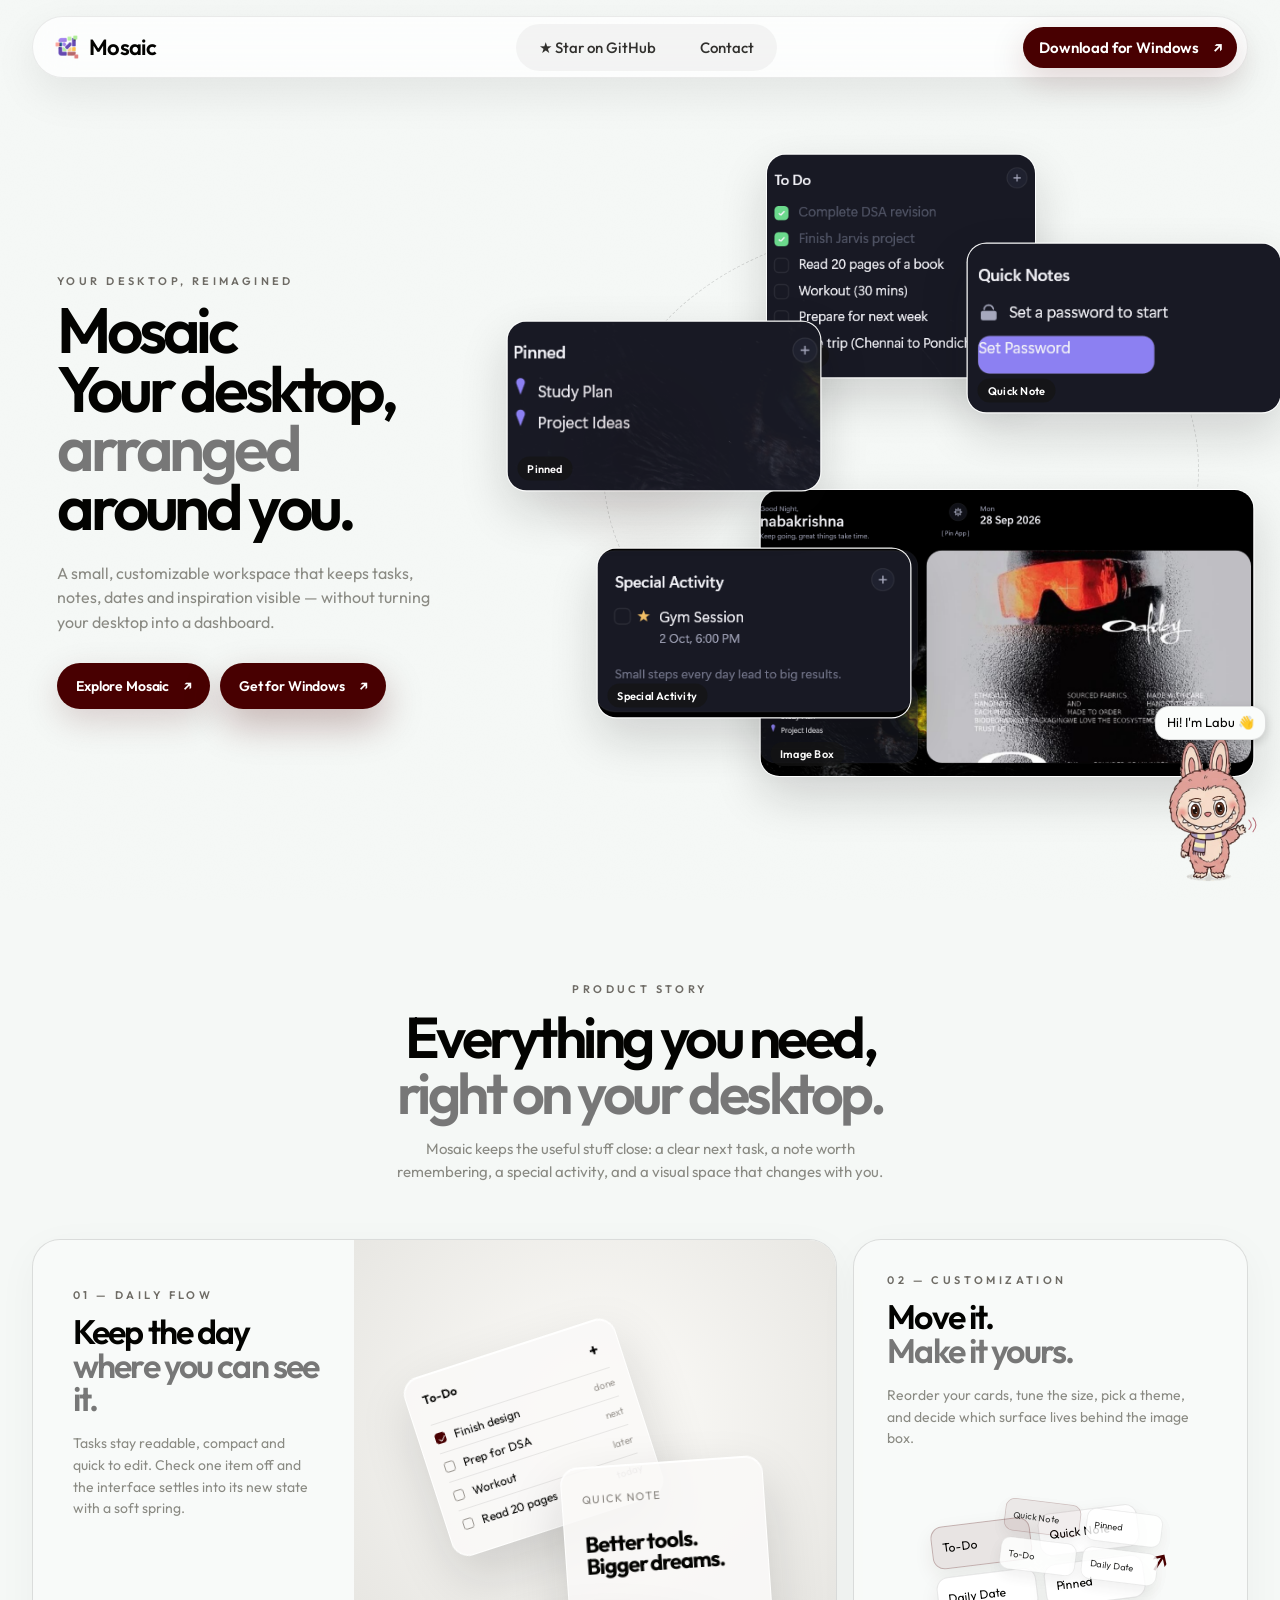
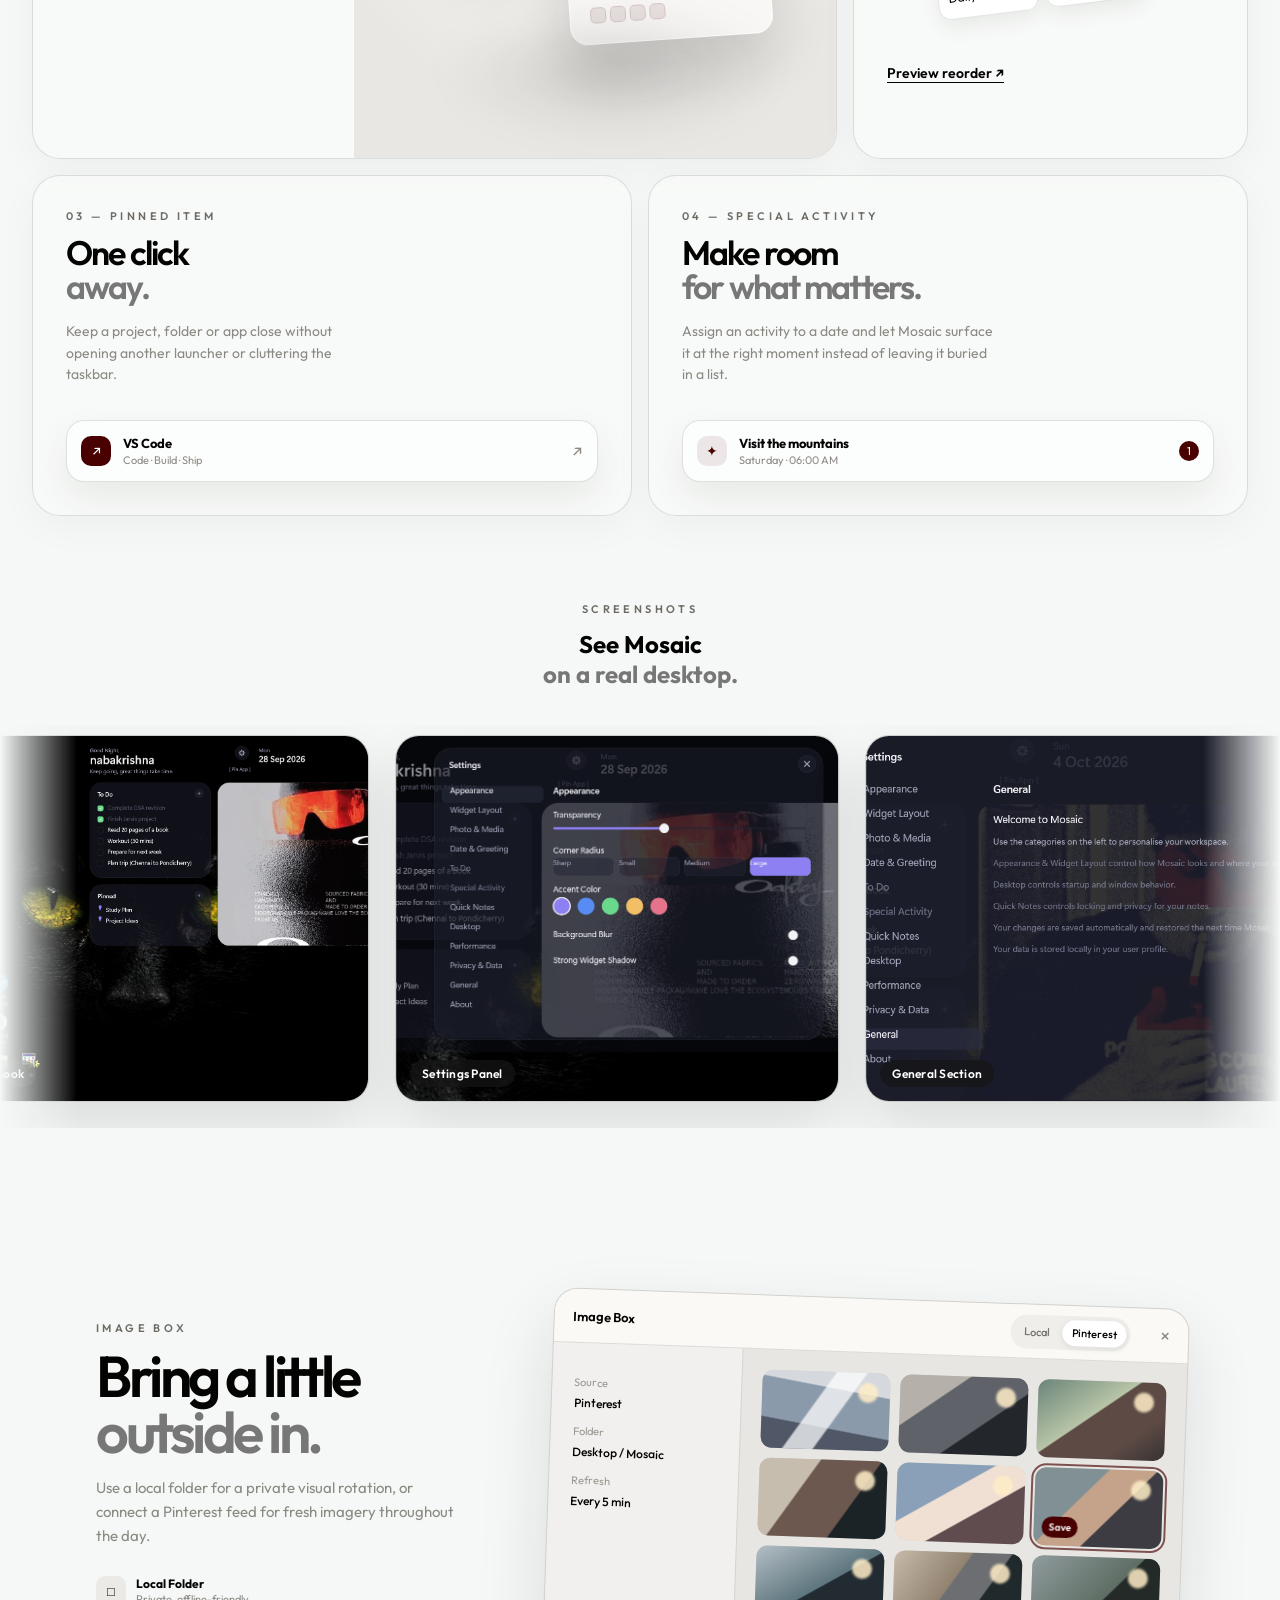
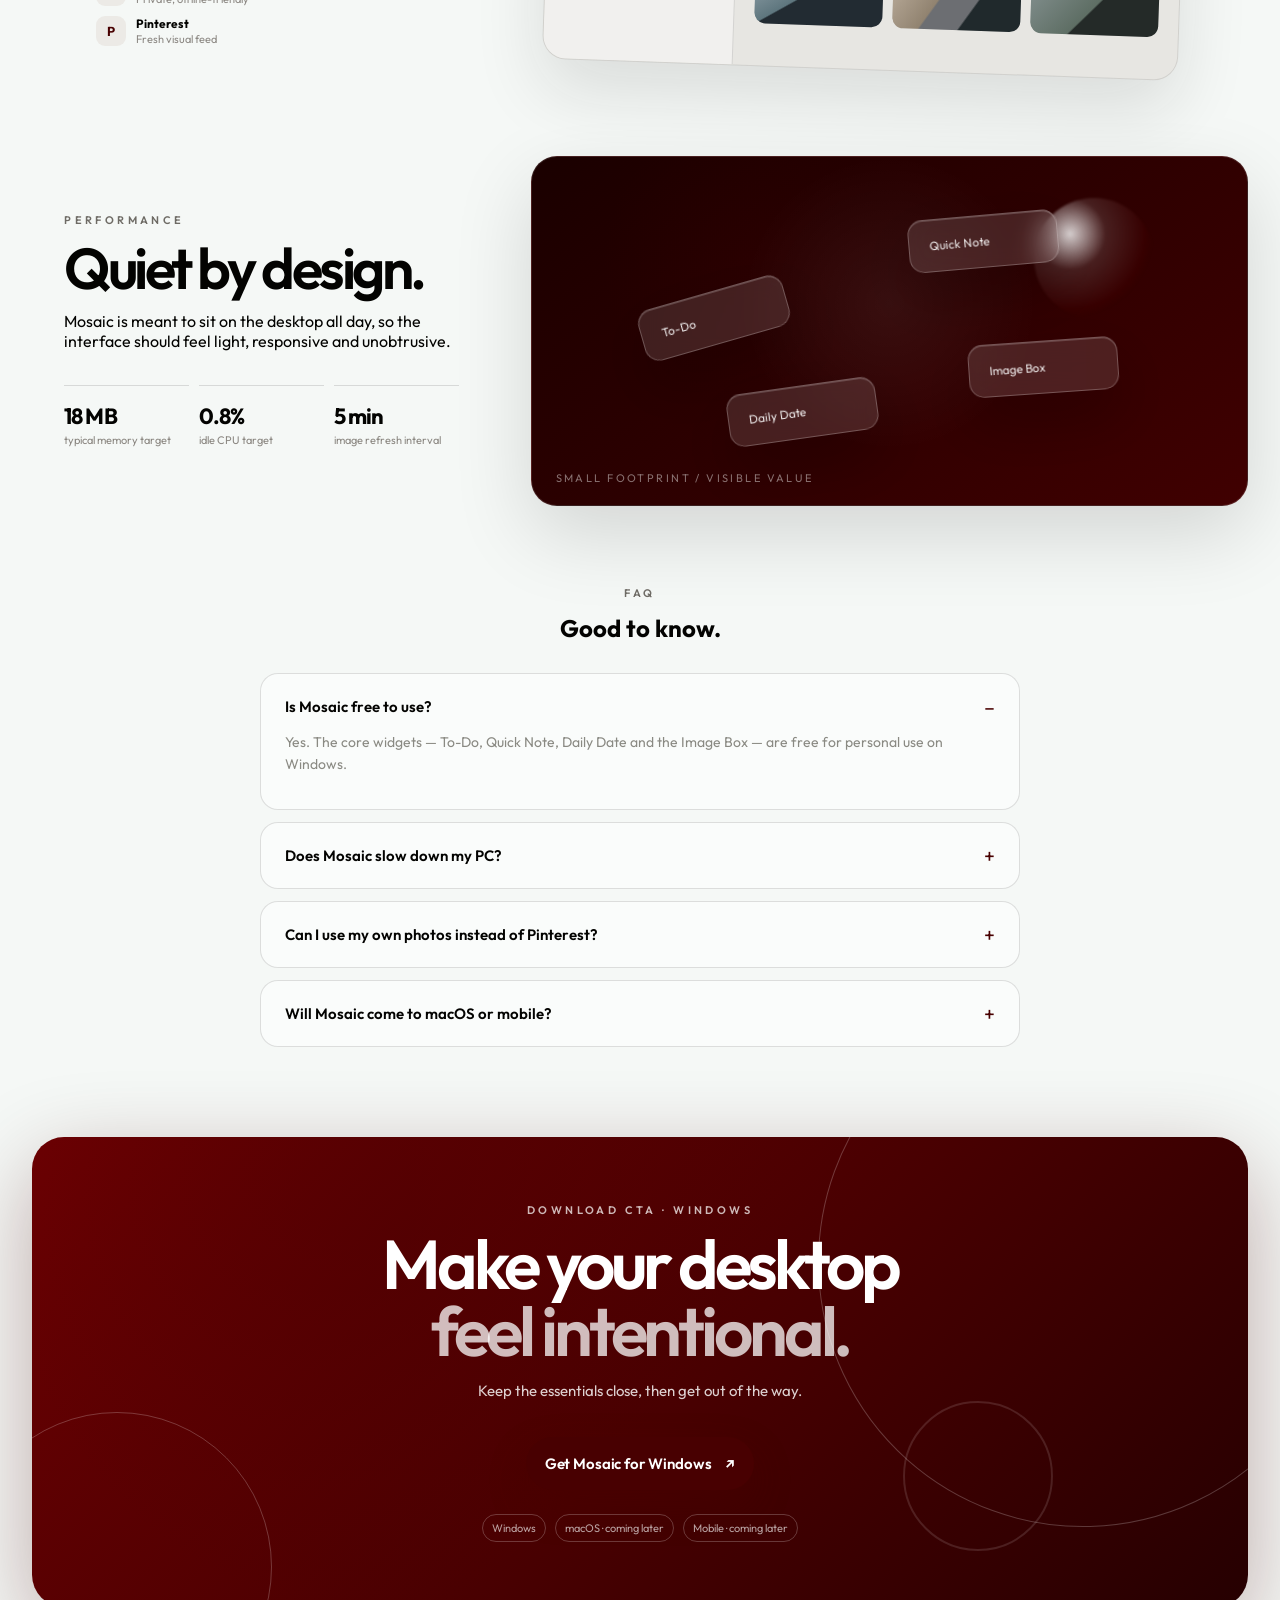
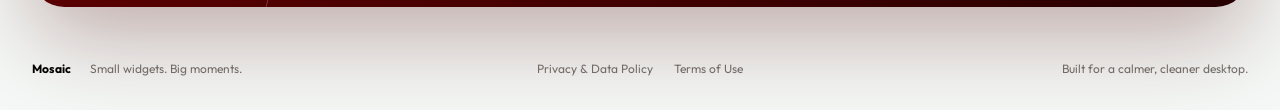
<file: docs/web/index.html>
<!DOCTYPE html>
<html lang="en">
<head>
  <meta charset="UTF-8" />
  <meta name="viewport" content="width=device-width, initial-scale=1.0" />
  <title>Mosaic — Lightweight Desktop Widgets for Windows</title>
  <meta name="description" content="Keep tasks, notes, dates and inspiration close with Mosaic, a lightweight, customizable desktop widget for Windows." />
  <meta name="theme-color" content="#f5f4f1" />
  <link rel="canonical" href="https://nabakrishna.github.io/mosaic-windget/" />
  <link rel="icon" href="favicon.ico" sizes="any" />
  <link rel="icon" type="image/png" sizes="32x32" href="assets/favicon-32.png" />
  <link rel="apple-touch-icon" href="assets/apple-touch-icon.png" />
  <link rel="manifest" href="site.webmanifest" />

  <meta property="og:type" content="website" />
  <meta property="og:locale" content="en_US" />
  <meta property="og:site_name" content="Mosaic" />
  <meta property="og:title" content="Mosaic — Your desktop, arranged around you." />
  <meta property="og:description" content="A lightweight Windows desktop widget for your tasks, notes, dates and inspiration." />
  <meta property="og:url" content="https://nabakrishna.github.io/mosaic-windget/" />
  <meta property="og:image" content="https://nabakrishna.github.io/mosaic-windget/assets/og-image.png" />
  <meta property="og:image:width" content="1200" />
  <meta property="og:image:height" content="630" />
  <meta property="og:image:alt" content="Mosaic — Your desktop, arranged around you, with Labu the mascot." />

  <meta name="twitter:card" content="summary_large_image" />
  <meta name="twitter:title" content="Mosaic — Your desktop, arranged around you." />
  <meta name="twitter:description" content="A lightweight Windows desktop widget for your tasks, notes, dates and inspiration." />
  <meta name="twitter:image" content="https://nabakrishna.github.io/mosaic-windget/assets/og-image.png" />
  <meta name="twitter:image:alt" content="Mosaic — Your desktop, arranged around you, with Labu the mascot." />

  <script type="application/ld+json">
  {
    "@context": "https://schema.org",
    "@graph": [
      {
        "@type": "WebSite",
        "@id": "https://nabakrishna.github.io/mosaic-windget/#website",
        "url": "https://nabakrishna.github.io/mosaic-windget/",
        "name": "Mosaic",
        "description": "A lightweight, customizable desktop widget for Windows.",
        "inLanguage": "en"
      },
      {
        "@type": "SoftwareApplication",
        "@id": "https://nabakrishna.github.io/mosaic-windget/#app",
        "name": "Mosaic",
        "url": "https://nabakrishna.github.io/mosaic-windget/",
        "description": "A lightweight, customizable desktop widget for Windows, with To-Do, Quick Note, Daily Date and Image Box widgets.",
        "applicationCategory": "UtilitiesApplication",
        "operatingSystem": "Windows",
        "downloadUrl": "https://github.com/nabakrishna/mosaic-widget/releases/download/v1.0.0/Mosaic.exe",
        "image": "https://nabakrishna.github.io/mosaic-windget/assets/og-image.png",
        "isPartOf": {
          "@id": "https://nabakrishna.github.io/mosaic-windget/#website"
        }
      },
      {
        "@type": "FAQPage",
        "@id": "https://nabakrishna.github.io/mosaic-windget/#faq",
        "mainEntity": [
          {
            "@type": "Question",
            "name": "Is Mosaic free to use?",
            "acceptedAnswer": {
              "@type": "Answer",
              "text": "Yes. The core widgets — To-Do, Quick Note, Daily Date and the Image Box — are free for personal use on Windows."
            }
          },
          {
            "@type": "Question",
            "name": "Does Mosaic slow down my PC?",
            "acceptedAnswer": {
              "@type": "Answer",
              "text": "No. Mosaic is built to stay out of your way, targeting around 18 MB of memory and under 1% CPU while idle."
            }
          },
          {
            "@type": "Question",
            "name": "Can I use my own photos instead of Pinterest?",
            "acceptedAnswer": {
              "@type": "Answer",
              "text": "Yes, the Image Box supports a local folder as a private, offline-friendly source in addition to a live Pinterest feed."
            }
          },
          {
            "@type": "Question",
            "name": "Will Mosaic come to macOS or mobile?",
            "acceptedAnswer": {
              "@type": "Answer",
              "text": "Windows ships first. macOS and mobile companion apps are on the roadmap — see the platform row below for status."
            }
          }
        ]
      }
    ]
  }
  </script>
  <link rel="preconnect" href="https://fonts.googleapis.com" />
  <link rel="preconnect" href="https://fonts.gstatic.com" crossorigin />
  <link href="https://fonts.googleapis.com/css2?family=Outfit:wght@300;400;500;600;700&display=swap" rel="stylesheet" />
  <link rel="stylesheet" href="style.css" />
  <style>
    .legal-dialog {
      width: min(900px, calc(100% - 32px));
      height: min(760px, calc(100% - 32px));
      max-width: none;
      max-height: none;
      padding: 0;
      overflow: hidden;
      border: 0;
      border-radius: 20px;
      background: #f4f3ef;
      color: #151515;
      box-shadow: 0 28px 90px rgba(0, 0, 0, .32);
    }
    .legal-dialog::backdrop { background: rgba(14, 15, 20, .68); backdrop-filter: blur(5px); }
    .legal-dialog-head { height: 58px; display: flex; align-items: center; justify-content: space-between; gap: 16px; padding: 0 18px; border-bottom: 1px solid rgba(21, 21, 21, .1); }
    .legal-dialog-title { margin: 0; font: 600 15px "Outfit", sans-serif; }
    .legal-dialog-close { display: grid; width: 36px; height: 36px; place-items: center; border: 0; border-radius: 50%; background: rgba(21, 21, 21, .07); color: inherit; font-size: 22px; cursor: pointer; }
    .legal-dialog-close:hover { background: rgba(21, 21, 21, .13); }
    .legal-dialog iframe { display: block; width: 100%; height: calc(100% - 58px); border: 0; background: #f4f3ef; }
    @media (max-width: 600px) {
      .legal-dialog { width: calc(100% - 20px); height: calc(100% - 20px); border-radius: 14px; }
      .legal-dialog-head { height: 52px; }
      .legal-dialog iframe { height: calc(100% - 52px); }
    }
  </style>
</head>
<body>
  <div class="cursor-glow" aria-hidden="true"></div>
  <div class="scroll-progress" aria-hidden="true"></div>

  <div class="header-wrap">
  <header class="site-header">
    <a class="brand" href="#top" aria-label="Mosaic home">
      <!-- Replace the src below with your own logo file path -->
      <img class="brand-logo" src="assets/app.ico" alt="Mosaic logo" />
      <!-- <span class="brand-mark" aria-hidden="true">
        <i></i><i></i><i></i><i></i>
      </span> -->
      <span>Mosaic</span>
    </a>

    <nav class="nav-links" aria-label="Main navigation" id="navLinks">
      <a href="https://github.com/nabakrishna/mosaic-widget" target="_blank" rel="noopener">★ Star on GitHub</a>
      <a href="mailto:nabakrishna0111@gmail.com">Contact</a>
    </nav>

    <button class="nav-toggle" id="navToggle" type="button" aria-expanded="false" aria-controls="navLinks" aria-label="Open menu">
      <span></span><span></span><span></span>
    </button>

    <a class="button button-small magnetic" href="https://github.com/nabakrishna/mosaic-widget/releases/download/v1.0.0/Mosaic.exe" data-magnetic data-labu-tip="Get the latest Mosaic release here! ⬇️" data-labu-say="Thanks for checking out Mosaic! ✨">
      <span>Download for Windows</span><span aria-hidden="true">↗</span>
    </a>
  </header>
  </div>

  <main id="top">
    <section class="hero section-shell" data-reveal>
      <div class="hero-copy">
        <p class="eyebrow">YOUR DESKTOP, REIMAGINED</p>
        <h1>Mosaic<br />Your desktop,<br /><em>arranged</em><br />around you.</h1>
        <p class="hero-body">A small, customizable workspace that keeps tasks, notes, dates and inspiration visible — without turning your desktop into a dashboard.</p>
        <div class="hero-actions">
          <a class="button magnetic" href="https://github.com/nabakrishna/mosaic-widget" data-magnetic data-labu-tip="Take a look around! 🧭" data-labu-say="Let's explore Mosaic! 🧭">Explore Mosaic <span aria-hidden="true">↗</span></a>
          <a class="button button-dark magnetic" href="https://github.com/nabakrishna/mosaic-widget/releases/tag/v1.0.0" data-magnetic data-labu-tip="Find Mosaic for Windows here! ⬇️" data-labu-say="Hope you enjoy Mosaic! 🎉">Get for Windows <span aria-hidden="true">↗</span></a>
        </div>
      </div>

      <div class="hero-stage" data-tilt>
        <div class="orbit-ring"></div>
        <div class="orbit-track">
          <!-- Replace each src below with a real screenshot of that widget -->
          <div class="orbit-item orbit-todo">
            <div class="orbit-spin">
              <figure class="orbit-card"><img src="assets/todo.png" alt="To-Do widget" /><figcaption>To-Do</figcaption></figure>
            </div>
          </div>
          <div class="orbit-item orbit-note">
            <div class="orbit-spin">
              <figure class="orbit-card"><img src="assets/qnote.png" alt="Quick Note widget" /><figcaption>Quick Note</figcaption></figure>
            </div>
          </div>
          <div class="orbit-item orbit-photobox">
            <div class="orbit-spin">
              <figure class="orbit-card"><img src="assets/mosaic-dashboard.png" alt="Image Box widget" /><figcaption>Image Box</figcaption></figure>
            </div>
          </div>
          <div class="orbit-item orbit-special">
            <div class="orbit-spin">
              <figure class="orbit-card"><img src="assets/sa.png" alt="Special Activity widget" /><figcaption>Special Activity</figcaption></figure>
            </div>
          </div>
          <div class="orbit-item orbit-pinned">
            <div class="orbit-spin">
              <figure class="orbit-card"><img src="assets/pinned.png" alt="Pinned item widget" /><figcaption>Pinned</figcaption></figure>
            </div>
          </div>
        </div>
      </div>
    </section>

    <section class="intro section-shell" data-reveal>
      <p class="eyebrow">PRODUCT STORY</p>
      <h2>Everything you need,<br /><span>right on your desktop.</span></h2>
      <p class="intro-copy">Mosaic keeps the useful stuff close: a clear next task, a note worth remembering, a special activity, and a visual space that changes with you.</p>
    </section>

    <section class="feature-grid section-shell" id="features">
      <article class="feature feature-large reveal-card" data-labu-tip="This is the daily To-Do widget! ✅">
        <div class="feature-copy">
          <p class="eyebrow">01 — DAILY FLOW</p>
          <h3>Keep the day<br /><span>where you can see it.</span></h3>
          <p>Tasks stay readable, compact and quick to edit. Check one item off and the interface settles into its new state with a soft spring.</p>
        </div>
        <div class="demo-surface">
          <div class="demo-stack">
            <div class="demo-card demo-todo tilt-card">
              <header><span>To-Do</span><button>+</button></header>
              <div class="task-row"><span class="check checked"></span><span>Finish design</span><small>done</small></div>
              <div class="task-row"><span class="check"></span><span>Prep for DSA</span><small>next</small></div>
              <div class="task-row"><span class="check"></span><span>Workout</span><small>later</small></div>
              <div class="task-row"><span class="check"></span><span>Read 20 pages</span><small>today</small></div>
            </div>
            <div class="demo-card demo-note tilt-card">
              <span class="card-kicker">QUICK NOTE</span>
              <strong>Better tools.<br />Bigger dreams.</strong>
              <div class="fake-toolbar"><i></i><i></i><i></i><i></i></div>
            </div>
          </div>
        </div>
      </article>

      <article class="feature feature-small reveal-card" id="customize" data-labu-tip="Move things around and make Mosaic yours! ✨">
        <p class="eyebrow">02 — CUSTOMIZATION</p>
        <h3>Move it.<br /><span>Make it yours.</span></h3>
        <p>Reorder your cards, tune the size, pick a theme, and decide which surface lives behind the image box.</p>
        <div class="layout-demo" data-drag-demo>
          <div class="layout-board">
            <div class="layout-card active">To-Do</div>
            <div class="layout-card">Quick Note</div>
            <div class="layout-card">Daily Date</div>
            <div class="layout-card">Pinned</div>
          </div>
          <div class="drag-arrow">↗</div>
          <div class="layout-board shifted">
            <div class="layout-card active">Quick Note</div>
            <div class="layout-card">Pinned</div>
            <div class="layout-card">To-Do</div>
            <div class="layout-card">Daily Date</div>
          </div>
        </div>
        <button class="text-button" type="button" id="shuffleLayout">Preview reorder ↗</button>
      </article>

      <article class="feature feature-medium reveal-card" data-labu-tip="Pin your favorite apps and folders here! 📌">
        <p class="eyebrow">03 — PINNED ITEM</p>
        <h3>One click<br /><span>away.</span></h3>
        <p>Keep a project, folder or app close without opening another launcher or cluttering the taskbar.</p>
        <div class="pinned-demo">
          <span class="pin-dot">↗</span>
          <div><strong>VS Code</strong><small>Code · Build · Ship</small></div>
          <span class="pin-chevron">↗</span>
        </div>
      </article>

      <article class="feature feature-medium reveal-card" data-labu-tip="Keep special plans close by! 🌟">
        <p class="eyebrow">04 — SPECIAL ACTIVITY</p>
        <h3>Make room<br /><span>for what matters.</span></h3>
        <p>Assign an activity to a date and let Mosaic surface it at the right moment instead of leaving it buried in a list.</p>
        <div class="activity-demo">
          <span class="activity-star">✦</span>
          <div><strong>Visit the mountains</strong><small>Saturday · 06:00 AM</small></div>
          <span class="activity-badge">1</span>
        </div>
      </article>
    </section>

    <section class="screenshots section-shell" id="screenshots" data-reveal>
      <div class="screenshots-head">
        <p class="eyebrow">SCREENSHOTS</p>
        <h2>See Mosaic<br /><span>on a real desktop.</span></h2>
      </div>
      <div class="screenshots-marquee">
        <div class="screenshots-track">
          <!-- Replace each src below with your own screenshot file path -->
          <div class="screenshot"><img src="assets/final_look.png" alt="Overall look of Mosaic on the desktop" /><span>Overall Look</span></div>
          <div class="screenshot"><img src="assets/settings_panel.png" alt="Mosaic settings panel" /><span>Settings Panel</span></div>
          <div class="screenshot"><img src="assets/general.png" alt="Mosaic customization options" /><span>General Section</span></div>
          <div class="screenshot"><img src="assets/todo.png" alt="Mosaic to-do widget" /><span>To-Do</span></div>
          <div class="screenshot"><img src="assets/about.png" alt="Other Mosaic widgets" /><span>About Section</span></div>
          <div class="screenshot"><img src="assets/p&c.png" alt="Other Mosaic widgets" /><span>privacy & condition Section</span></div>

          <div class="screenshot" aria-hidden="true"><img src="assets/final_look.png" alt="" /><span>Overall Look</span></div>
          <div class="screenshot" aria-hidden="true"><img src="assets/settings_panel.png" alt="" /><span>Settings Panel</span></div>
          <div class="screenshot" aria-hidden="true"><img src="assets/general.png" alt="" /><span>General Section</span></div>
          <div class="screenshot" aria-hidden="true"><img src="assets/todo.png" alt="" /><span>To-Do</span></div>
          <div class="screenshot" aria-hidden="true"><img src="assets/p&c.png" alt="" /><span>privacy & condition Section</span></div>
        </div>
      </div>

    </section>

    <section class="story section-shell" id="showcase" data-reveal>
      <div class="story-copy">
        <p class="eyebrow">IMAGE BOX</p>
        <h2>Bring a little<br /><span>outside in.</span></h2>
        <p>Use a local folder for a private visual rotation, or connect a Pinterest feed for fresh imagery throughout the day.</p>
        <div class="source-list">
          <div><span class="source-mark local">□</span><span><strong>Local Folder</strong><small>Private, offline-friendly</small></span></div>
          <div><span class="source-mark pin">P</span><span><strong>Pinterest</strong><small>Fresh visual feed</small></span></div>
        </div>
      </div>

      <div class="imagebox-browser" data-tilt>
        <div class="browser-topbar"><span>Image Box</span><div><span>Local</span><span class="active">Pinterest</span></div><span class="close">×</span></div>
        <div class="browser-body">
          <aside>
            <span>Source</span>
            <strong>Pinterest</strong>
            <span>Folder</span>
            <strong>Desktop / Mosaic</strong>
            <span>Refresh</span>
            <strong>Every 5 min</strong>
          </aside>
          <div class="photo-grid">
            <div class="photo photo-a"></div>
            <div class="photo photo-b"></div>
            <div class="photo photo-c"></div>
            <div class="photo photo-d"></div>
            <div class="photo photo-e"></div>
            <div class="photo photo-f selected"><span>Save</span></div>
            <div class="photo photo-g"></div>
            <div class="photo photo-h"></div>
            <div class="photo photo-i"></div>
          </div>
        </div>
      </div>
    </section>

    <section class="performance section-shell" id="performance" data-reveal>
      <div class="performance-copy">
        <p class="eyebrow">PERFORMANCE</p>
        <h2>Quiet by design.</h2>
        <p>Mosaic is meant to sit on the desktop all day, so the interface should feel light, responsive and unobtrusive.</p>
        <div class="stats">
          <div><strong>18 MB</strong><span>typical memory target</span></div>
          <div><strong>0.8%</strong><span>idle CPU target</span></div>
          <div><strong>5 min</strong><span>image refresh interval</span></div>
        </div>
      </div>
      <div class="performance-stage">
        <div class="perf-orb"></div>
        <div class="mini-widget-stack">
          <div class="mini-widget">To-Do</div>
          <div class="mini-widget">Quick Note</div>
          <div class="mini-widget">Daily Date</div>
          <div class="mini-widget">Image Box</div>
        </div>
        <span class="perf-caption">small footprint / visible value</span>
      </div>
    </section>

    <section class="faq section-shell" id="faq" data-reveal>
      <div class="faq-head">
        <p class="eyebrow">FAQ</p>
        <h2>Good to know.</h2>
      </div>
      <div class="faq-list">
        <details class="faq-item" open>
          <summary>Is Mosaic free to use?</summary>
          <p>Yes. The core widgets — To-Do, Quick Note, Daily Date and the Image Box — are free for personal use on Windows.</p>
        </details>
        <details class="faq-item">
          <summary>Does Mosaic slow down my PC?</summary>
          <p>No. Mosaic is built to stay out of your way, targeting around 18 MB of memory and under 1% CPU while idle.</p>
        </details>
        <details class="faq-item">
          <summary>Can I use my own photos instead of Pinterest?</summary>
          <p>Yes, the Image Box supports a local folder as a private, offline-friendly source in addition to a live Pinterest feed.</p>
        </details>
        <details class="faq-item">
          <summary>Will Mosaic come to macOS or mobile?</summary>
          <p>Windows ships first. macOS and mobile companion apps are on the roadmap — see the platform row below for status.</p>
        </details>
      </div>
    </section>

    <section class="download section-shell" id="download" data-reveal>
      <div class="download-inner">
        <p class="eyebrow">DOWNLOAD CTA · WINDOWS</p>
        <h2>Make your desktop<br /><span>feel intentional.</span></h2>
        <p>Keep the essentials close, then get out of the way.</p>
        <a class="button button-dark button-large magnetic" href="https://github.com/nabakrishna/mosaic-widget/releases/download/v1.0.0/Mosaic.exe" data-magnetic>Get Mosaic for Windows <span>↗</span></a>
        <div class="platform-row"><span>Windows</span><span>macOS · coming later</span><span>Mobile · coming later</span></div>
      </div>
      <div class="cta-orbit orbit-one"></div>
      <div class="cta-orbit orbit-two"></div>
      <div class="cta-orbit orbit-three"></div>
    </section>
  </main>

  <button class="labu-mascot" id="labu-mascot" type="button" data-m="happy" aria-label="Labu the mascot">
    <span class="labu-bubble" id="labu-bubble" hidden></span>
    <span class="labu-zzz" aria-hidden="true"><i>z</i><i>z</i><i>Z</i></span>
    <span class="labu-wrap">
      <img src="assets/labu.png" alt="" draggable="false" />
      <svg class="labu-expression" viewBox="0 0 186 248" aria-hidden="true">
        <defs><filter id="labu-blur"><feGaussianBlur stdDeviation=".7"/></filter></defs>
        <g class="labu-eyes-closed" stroke="#f6dbca" stroke-width="5.5" stroke-linecap="round"><path d="M56 102 L78 108M97 105 L118 96"/></g>
        <g class="labu-sad-mouth" filter="url(#labu-blur)"><path d="M41 127 L47 131 L54 138 L68 144 L83 145 L97 144 L109 139 L120 132 L127 125 L132 117 L135 111 L141 118 L137 128 L131 135 L121 143 L108 149 L96 153 L84 155 L68 153 L55 148 L45 141 L40 135Z" fill="#f2d8c6"/></g>
        <g class="labu-asleep"><g filter="url(#labu-blur)" fill="#f5d9c8"><ellipse cx="66.6" cy="121.5" rx="14.4" ry="18"/><ellipse cx="110.4" cy="117.8" rx="14.4" ry="18"/></g><path d="M57 124 Q67 131 77 124M100 120 Q110 127 120 120" stroke="#4a2519" stroke-width="2" stroke-linecap="round" fill="none"/></g>
        <g class="labu-sit" stroke="#6e3a3e" stroke-width="1.6" stroke-linecap="round" stroke-linejoin="round"><path d="M56 214 L127 214 Q128 233 92 234 Q56 233 56 214Z" fill="#e6a69e" stroke="none"/><path d="M57 216 Q57 233 92 234 Q127 233 126 216" fill="none"/><g fill="#f6dccb"><ellipse cx="66" cy="237" rx="12" ry="6.5" transform="rotate(-12 66 237)"/><ellipse cx="118" cy="237" rx="12" ry="6.5" transform="rotate(12 118 237)"/></g><path d="M58 236 l-1 4M66 237 l0 4M74 236 l1 4M110 236 l-1 4M118 237 l0 4M126 236 l1 4" fill="none"/></g>
        <g class="labu-pupils">
          <g transform="translate(67.3 121.5)"><ellipse rx="6.9" ry="11" fill="#3e2118"/><ellipse rx="6" ry="10.1" fill="#6a3a28"/><ellipse rx="4.1" ry="6.4" fill="#1d0f0a"/><circle cx="-2" cy="-4.5" r="2.1" fill="#fff"/><circle cx="2" cy="3.5" r="1" fill="#fff"/></g>
          <g transform="translate(110 118.1)"><ellipse rx="7.6" ry="11.2" fill="#3e2118"/><ellipse rx="6.7" ry="10.3" fill="#6a3a28"/><ellipse rx="4.6" ry="6.5" fill="#1d0f0a"/><circle cx="-2" cy="-4.5" r="2.1" fill="#fff"/><circle cx="2" cy="3.5" r="1" fill="#fff"/></g>
        </g>
        <g class="labu-smile" stroke="#4a2519" stroke-width="1.7" stroke-linecap="round" fill="none"><path d="M57 105 Q67 98 77 102M98 101 Q108 94 118 99"/></g>
        <g class="labu-sad-face" stroke="#4a2519" stroke-width="1.8" stroke-linecap="round" fill="none"><path d="M57 108 L77 99M98 99 L118 107"/><path d="M64 150 Q84 140 104 150" stroke-width="2"/></g>
        <g class="labu-tears"><path d="M60 134 q-3.5 7 0 9.5 q3.5 -2.5 0 -9.5Z" fill="#7ec8ff" stroke="#4aa0e0" stroke-width=".8"/><path d="M116 131 q-3.5 7 0 9.5 q3.5 -2.5 0 -9.5Z" fill="#7ec8ff" stroke="#4aa0e0" stroke-width=".8"/></g>
        <g class="labu-sparkles"><ellipse cx="45" cy="124" rx="8" ry="5" fill="#ff7f8a" opacity=".4"/><ellipse cx="131" cy="112" rx="8" ry="5" fill="#ff7f8a" opacity=".4"/><path d="M14 81 L16 86 L21 88 L16 90 L14 95 L12 90 L7 88 L12 86Z M172 73 L174 78 L179 80 L174 82 L172 87 L170 82 L165 80 L170 78Z M160 33 L162 38 L167 40 L162 42 L160 47 L158 42 L153 40 L158 38Z" fill="#ffd24a"/></g>
        <g class="labu-pointing"><path d="M148 153 L174 144" stroke="#6e3a3e" stroke-width="9" stroke-linecap="round"/><path d="M148 153 L174 144" stroke="#f3d8c6" stroke-width="6.5" stroke-linecap="round"/></g>
        <g class="labu-wave" stroke="#b8707a" stroke-width="1.8" fill="none" stroke-linecap="round"><path d="M160 138 Q168 146 160 154"/><path d="M167 134 Q177 146 167 158"/></g>
      </svg>
    </span>
  </button>

  <footer class="site-footer section-shell">
    <div class="footer-brand">
      <!-- <span class="brand-mark" aria-hidden="true"><i></i><i></i><i></i><i></i></span> -->
      <strong>Mosaic</strong>
      <span>Small widgets. Big moments.</span>
    </div>
    <div class="footer-links">
      <a href="privacy.html" data-legal-title="Privacy &amp; Data Policy">Privacy &amp; Data Policy</a>
      <a href="terms.html" data-legal-title="Terms of Use">Terms of Use</a>
    </div>
    <div class="footer-note">Built for a calmer, cleaner desktop.</div>
  </footer>

  <dialog class="legal-dialog" id="legal-dialog" aria-labelledby="legal-dialog-title">
    <div class="legal-dialog-head">
      <h2 class="legal-dialog-title" id="legal-dialog-title">Legal information</h2>
      <button class="legal-dialog-close" type="button" aria-label="Close legal information">&times;</button>
    </div>
    <iframe id="legal-dialog-frame" title="Legal information"></iframe>
  </dialog>

  <script src="script.js"></script>
  <script>
    (() => {
      const dialog = document.getElementById("legal-dialog");
      const frame = document.getElementById("legal-dialog-frame");
      const title = document.getElementById("legal-dialog-title");
      const closeButton = dialog.querySelector(".legal-dialog-close");
      let lastTrigger = null;

      document.querySelectorAll("[data-legal-title]").forEach((link) => {
        link.addEventListener("click", (event) => {
          if (event.button !== 0 || event.metaKey || event.ctrlKey || event.shiftKey || event.altKey) return;
          event.preventDefault();
          lastTrigger = link;
          title.textContent = link.dataset.legalTitle;
          frame.src = link.href;
          dialog.showModal();
        });
      });

      closeButton.addEventListener("click", () => dialog.close());
      dialog.addEventListener("click", (event) => {
        if (event.target === dialog) dialog.close();
      });
      dialog.addEventListener("close", () => {
        frame.removeAttribute("src");
        lastTrigger?.focus();
      });
    })();
  </script>
</body>
</html>
</file>
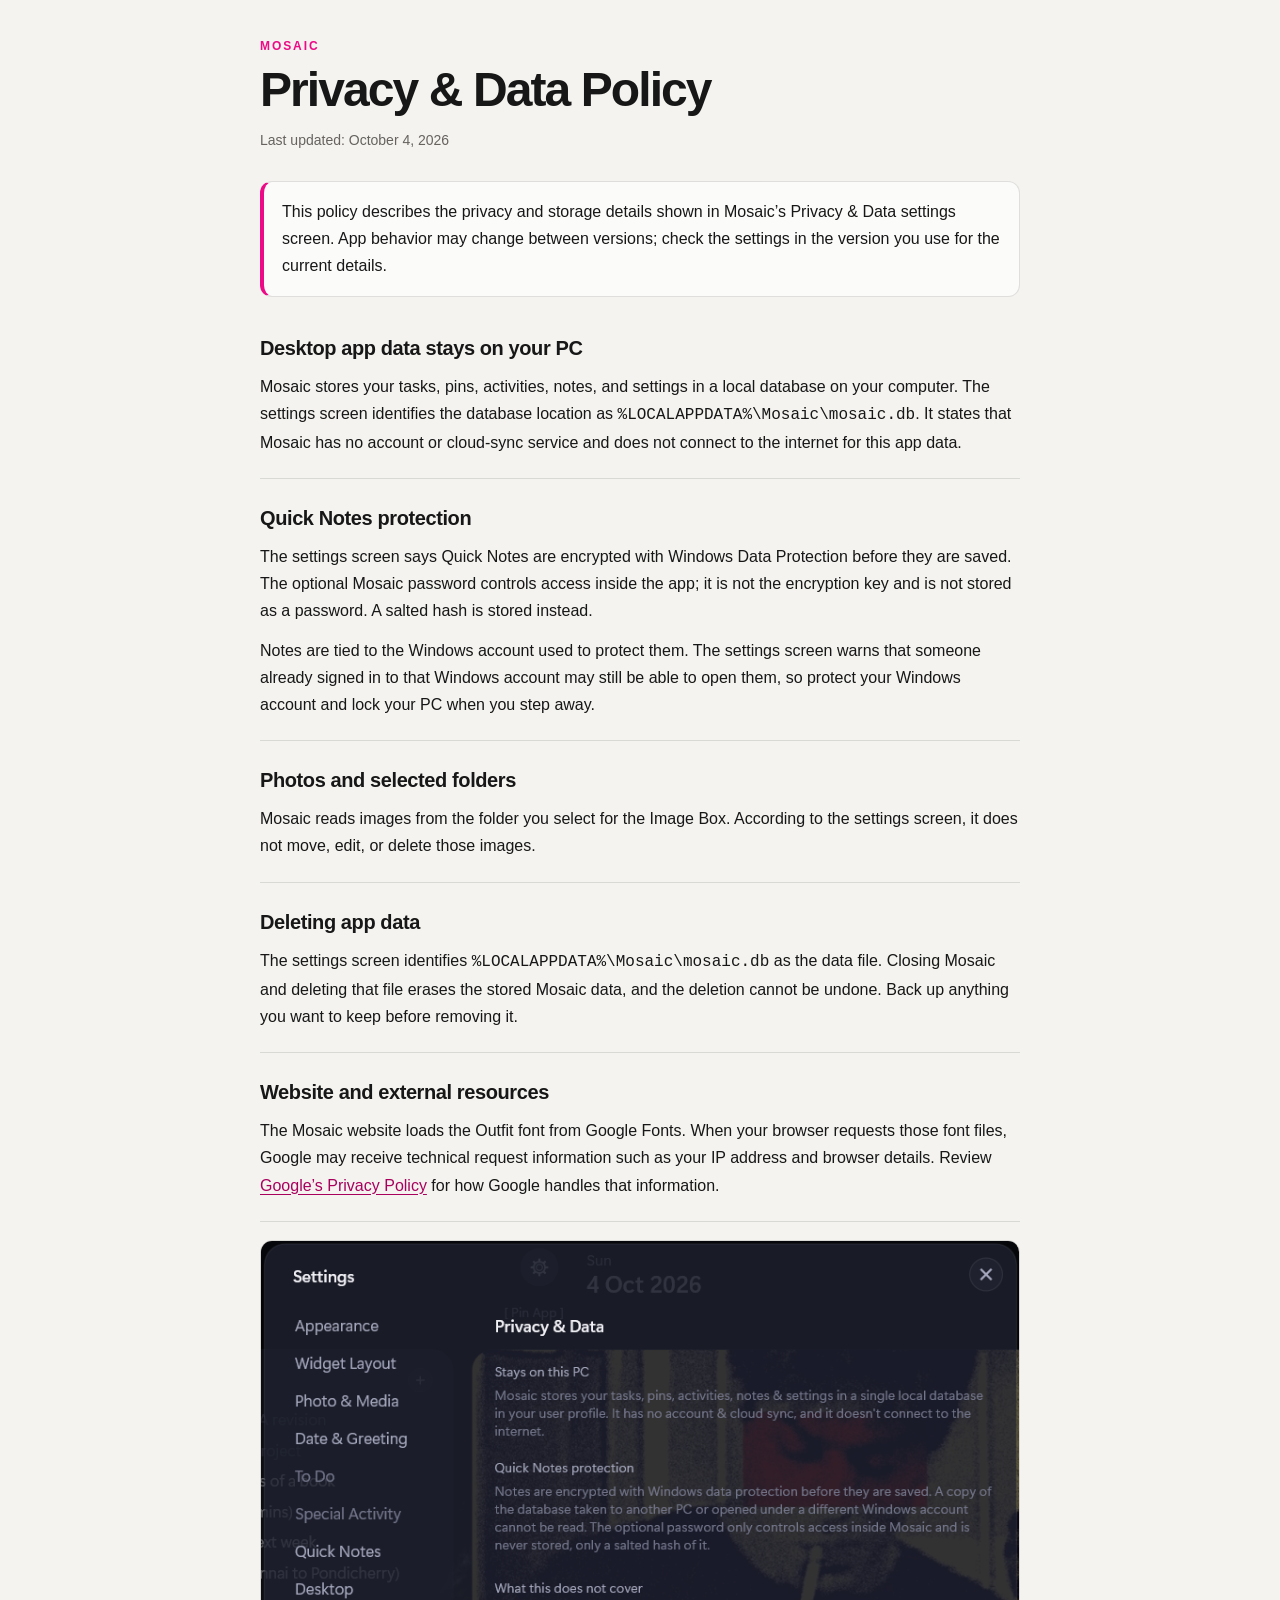
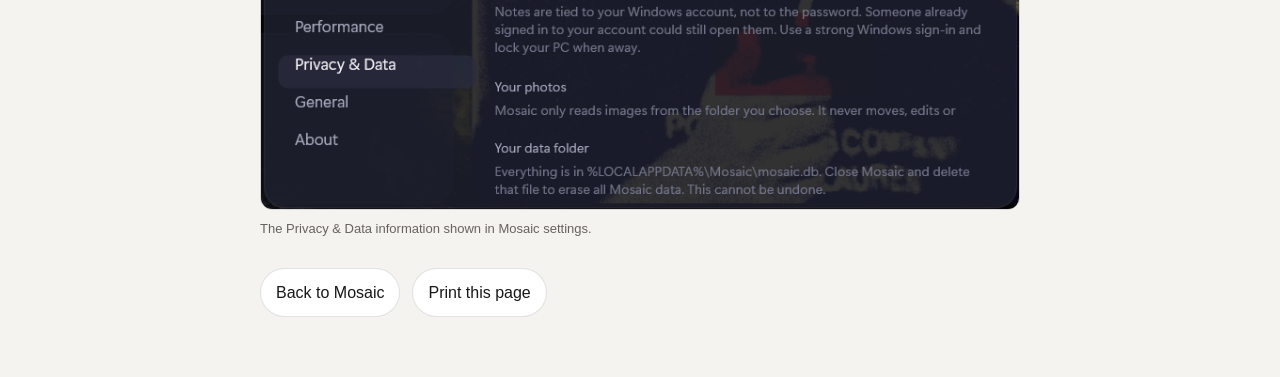
<file: docs/web/privacy.html>
<!DOCTYPE html>
<html lang="en">
<head>
  <meta charset="UTF-8" />
  <meta name="viewport" content="width=device-width, initial-scale=1.0" />
  <meta name="theme-color" content="#f4f3ef" />
  <meta name="description" content="Privacy and data information for the Mosaic desktop app and website." />
  <link rel="icon" href="favicon.ico" type="image/x-icon" />
  <link rel="canonical" href="https://nabakrishna.github.io/mosaic-windget/privacy.html" />
  <title>Privacy &amp; Data Policy — Mosaic</title>
  <style>
    :root { color-scheme: light; --ink: #171717; --muted: #66635f; --accent: #ec0a86; --line: rgba(21, 21, 21, .12); }
    * { box-sizing: border-box; }
    body { margin: 0; padding: 36px 20px 64px; background: #f4f3ef; color: var(--ink); font: 16px/1.7 "Segoe UI", Arial, sans-serif; }
    main { width: min(760px, 100%); margin: auto; }
    .eyebrow { margin: 0 0 8px; color: var(--accent); font-size: 12px; font-weight: 700; letter-spacing: .16em; text-transform: uppercase; }
    h1 { margin: 0; font-size: clamp(32px, 7vw, 48px); line-height: 1.1; letter-spacing: -.04em; }
    .updated { margin: 12px 0 28px; color: var(--muted); font-size: 14px; }
    .notice { padding: 16px 18px; border: 1px solid var(--line); border-left: 4px solid var(--accent); border-radius: 12px; background: rgba(255, 255, 255, .65); }
    section { padding: 22px 0; border-bottom: 1px solid var(--line); }
    h2 { margin: 0 0 8px; font-size: 20px; letter-spacing: -.02em; }
    p { margin: 0 0 12px; }
    p:last-child { margin-bottom: 0; }
    a { color: #a9005e; text-underline-offset: 3px; }
    figure { margin: 18px 0 0; }
    figure img { display: block; width: 100%; height: auto; border: 1px solid var(--line); border-radius: 12px; }
    figcaption { margin-top: 8px; color: var(--muted); font-size: 13px; }
    .actions { display: flex; flex-wrap: wrap; gap: 12px; margin-top: 28px; }
    .actions a, .actions button { padding: 10px 15px; border: 1px solid var(--line); border-radius: 999px; background: white; color: var(--ink); font: inherit; text-decoration: none; cursor: pointer; }
    .actions a:hover, .actions button:hover { border-color: var(--accent); }
    @media print { body { padding: 0; background: white; } .actions { display: none; } }
  </style>
</head>
<body>
  <main>
    <p class="eyebrow">Mosaic</p>
    <h1>Privacy &amp; Data Policy</h1>
    <p class="updated">Last updated: October 4, 2026</p>

    <p class="notice">This policy describes the privacy and storage details shown in Mosaic’s Privacy &amp; Data settings screen. App behavior may change between versions; check the settings in the version you use for the current details.</p>

    <section>
      <h2>Desktop app data stays on your PC</h2>
      <p>Mosaic stores your tasks, pins, activities, notes, and settings in a local database on your computer. The settings screen identifies the database location as <code>%LOCALAPPDATA%\Mosaic\mosaic.db</code>. It states that Mosaic has no account or cloud-sync service and does not connect to the internet for this app data.</p>
    </section>

    <section>
      <h2>Quick Notes protection</h2>
      <p>The settings screen says Quick Notes are encrypted with Windows Data Protection before they are saved. The optional Mosaic password controls access inside the app; it is not the encryption key and is not stored as a password. A salted hash is stored instead.</p>
      <p>Notes are tied to the Windows account used to protect them. The settings screen warns that someone already signed in to that Windows account may still be able to open them, so protect your Windows account and lock your PC when you step away.</p>
    </section>

    <section>
      <h2>Photos and selected folders</h2>
      <p>Mosaic reads images from the folder you select for the Image Box. According to the settings screen, it does not move, edit, or delete those images.</p>
    </section>

    <section>
      <h2>Deleting app data</h2>
      <p>The settings screen identifies <code>%LOCALAPPDATA%\Mosaic\mosaic.db</code> as the data file. Closing Mosaic and deleting that file erases the stored Mosaic data, and the deletion cannot be undone. Back up anything you want to keep before removing it.</p>
    </section>

    <section>
      <h2>Website and external resources</h2>
      <p>The Mosaic website loads the Outfit font from Google Fonts. When your browser requests those font files, Google may receive technical request information such as your IP address and browser details. Review <a href="https://policies.google.com/privacy" target="_blank" rel="noopener">Google’s Privacy Policy</a> for how Google handles that information.</p>
    </section>

    <figure>
      <img src="assets/p&amp;c.png" alt="Mosaic Privacy &amp; Data settings screen" />
      <figcaption>The Privacy &amp; Data information shown in Mosaic settings.</figcaption>
    </figure>

    <div class="actions">
      <a href="index.html">Back to Mosaic</a>
      <button type="button" id="print-page">Print this page</button>
    </div>
  </main>
  <script>
    document.getElementById("print-page").addEventListener("click", () => window.print());
  </script>
</body>
</html>
</file>
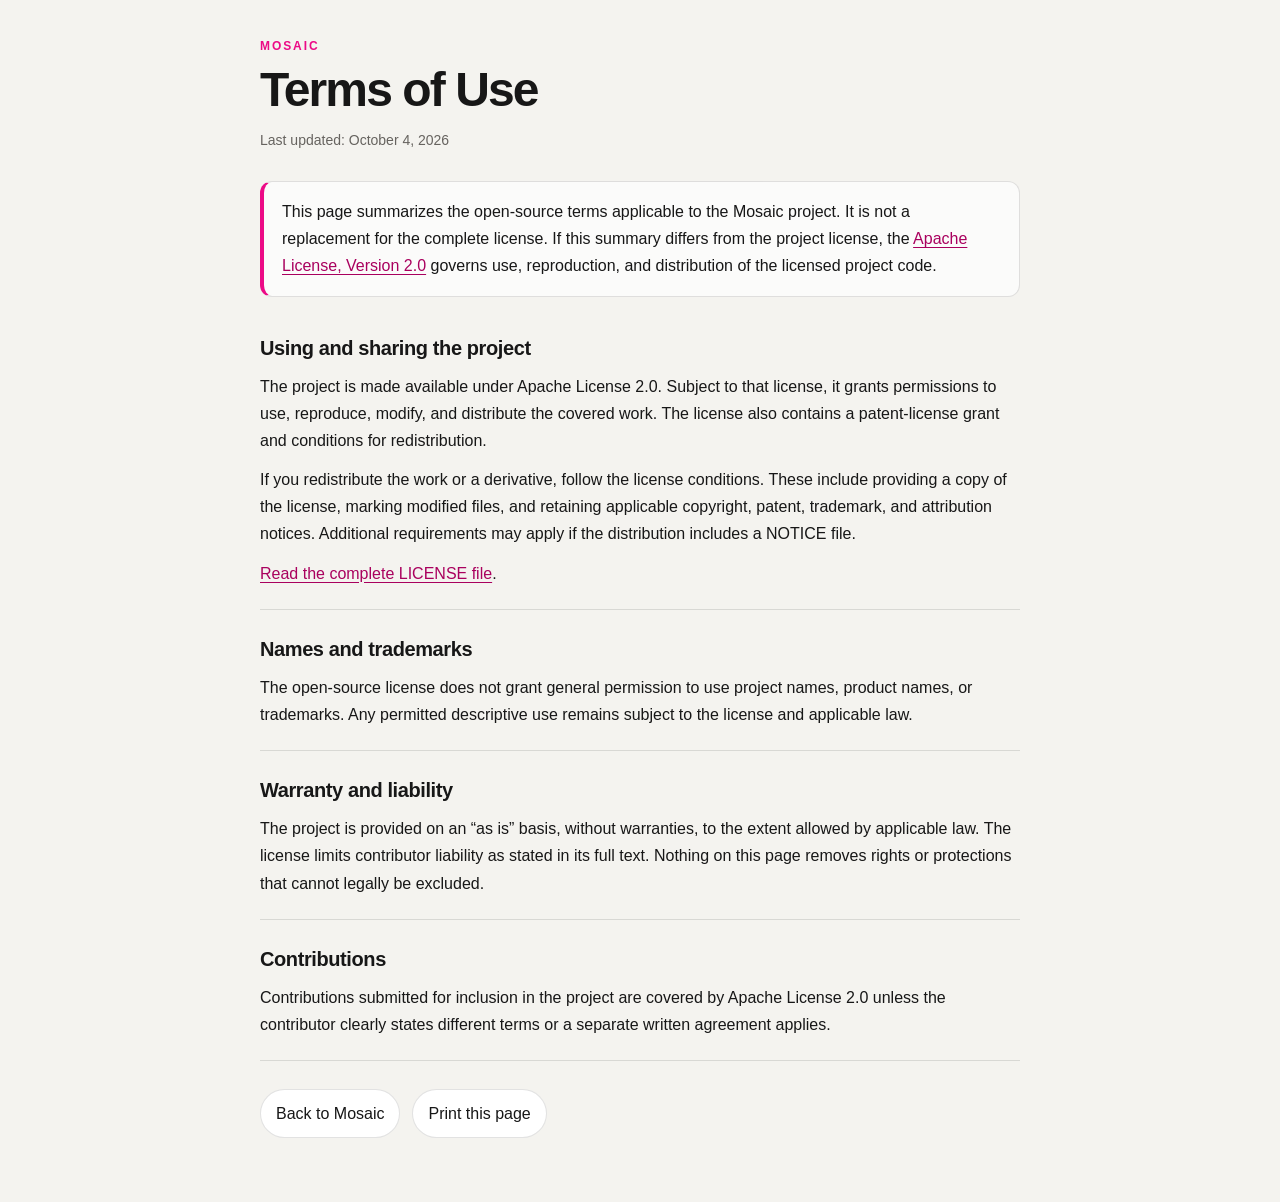
<file: docs/web/terms.html>
<!DOCTYPE html>
<html lang="en">
<head>
  <meta charset="UTF-8" />
  <meta name="viewport" content="width=device-width, initial-scale=1.0" />
  <meta name="theme-color" content="#f4f3ef" />
  <meta name="description" content="Terms of use and open-source license information for Mosaic." />
  <link rel="icon" href="favicon.ico" type="image/x-icon" />
  <link rel="canonical" href="https://nabakrishna.github.io/mosaic-windget/terms.html" />
  <title>Terms of Use — Mosaic</title>
  <style>
    :root { color-scheme: light; --ink: #171717; --muted: #66635f; --accent: #ec0a86; --line: rgba(21, 21, 21, .12); }
    * { box-sizing: border-box; }
    body { margin: 0; padding: 36px 20px 64px; background: #f4f3ef; color: var(--ink); font: 16px/1.7 "Segoe UI", Arial, sans-serif; }
    main { width: min(760px, 100%); margin: auto; }
    .eyebrow { margin: 0 0 8px; color: var(--accent); font-size: 12px; font-weight: 700; letter-spacing: .16em; text-transform: uppercase; }
    h1 { margin: 0; font-size: clamp(32px, 7vw, 48px); line-height: 1.1; letter-spacing: -.04em; }
    .updated { margin: 12px 0 28px; color: var(--muted); font-size: 14px; }
    .notice { padding: 16px 18px; border: 1px solid var(--line); border-left: 4px solid var(--accent); border-radius: 12px; background: rgba(255, 255, 255, .65); }
    section { padding: 22px 0; border-bottom: 1px solid var(--line); }
    h2 { margin: 0 0 8px; font-size: 20px; letter-spacing: -.02em; }
    p { margin: 0 0 12px; }
    p:last-child { margin-bottom: 0; }
    a { color: #a9005e; text-underline-offset: 3px; }
    .actions { display: flex; flex-wrap: wrap; gap: 12px; margin-top: 28px; }
    .actions a, .actions button { padding: 10px 15px; border: 1px solid var(--line); border-radius: 999px; background: white; color: var(--ink); font: inherit; text-decoration: none; cursor: pointer; }
    .actions a:hover, .actions button:hover { border-color: var(--accent); }
    @media print { body { padding: 0; background: white; } .actions { display: none; } }
  </style>
</head>
<body>
  <main>
    <p class="eyebrow">Mosaic</p>
    <h1>Terms of Use</h1>
    <p class="updated">Last updated: October 4, 2026</p>

    <p class="notice">This page summarizes the open-source terms applicable to the Mosaic project. It is not a replacement for the complete license. If this summary differs from the project license, the <a href="../../LICENSE" target="_blank" rel="noopener">Apache License, Version 2.0</a> governs use, reproduction, and distribution of the licensed project code.</p>

    <section>
      <h2>Using and sharing the project</h2>
      <p>The project is made available under Apache License 2.0. Subject to that license, it grants permissions to use, reproduce, modify, and distribute the covered work. The license also contains a patent-license grant and conditions for redistribution.</p>
      <p>If you redistribute the work or a derivative, follow the license conditions. These include providing a copy of the license, marking modified files, and retaining applicable copyright, patent, trademark, and attribution notices. Additional requirements may apply if the distribution includes a NOTICE file.</p>
      <p><a href="../../LICENSE" target="_blank" rel="noopener">Read the complete LICENSE file</a>.</p>
    </section>

    <section>
      <h2>Names and trademarks</h2>
      <p>The open-source license does not grant general permission to use project names, product names, or trademarks. Any permitted descriptive use remains subject to the license and applicable law.</p>
    </section>

    <section>
      <h2>Warranty and liability</h2>
      <p>The project is provided on an “as is” basis, without warranties, to the extent allowed by applicable law. The license limits contributor liability as stated in its full text. Nothing on this page removes rights or protections that cannot legally be excluded.</p>
    </section>

    <section>
      <h2>Contributions</h2>
      <p>Contributions submitted for inclusion in the project are covered by Apache License 2.0 unless the contributor clearly states different terms or a separate written agreement applies.</p>
    </section>

    <div class="actions">
      <a href="index.html">Back to Mosaic</a>
      <button type="button" id="print-page">Print this page</button>
    </div>
  </main>
  <script>
    document.getElementById("print-page").addEventListener("click", () => window.print());
  </script>
</body>
</html>
</file>
<file: docs/web/style.css>
:root {
  --bg: #f5f8f6;
  --surface: #fafcfb;
  --surface-2: #e7eae6;
  --ink: #030301;
  --muted: #8a8a83;
  --line: rgba(3, 3, 1, .12);
  --accent: #480001;
  --accent-dark: #300001;
  --accent-soft: rgba(72, 0, 1, .09);
  --panel: rgba(250, 252, 251, .78);
  --shadow: 0 28px 80px rgba(3, 3, 1, .14);
  --radius: 24px;
  --ease-spring: cubic-bezier(.22, 1, .36, 1);
}

* { box-sizing: border-box; }
html { scroll-behavior: smooth; }
body {
  margin: 0;
  font-family: "Outfit", "Avenir Next", "Helvetica Neue", Arial, sans-serif;
  background: var(--bg);
  color: var(--ink);
  overflow-x: hidden;
  -webkit-font-smoothing: antialiased;
}
body::before {
  content: "";
  position: fixed;
  inset: 0;
  pointer-events: none;
  z-index: 0;
  opacity: .26;
  background-image: url("data:image/svg+xml,%3Csvg xmlns='http://www.w3.org/2000/svg' width='160' height='160' viewBox='0 0 160 160'%3E%3Cfilter id='n'%3E%3CfeTurbulence type='fractalNoise' baseFrequency='.7' numOctaves='2' stitchTiles='stitch'/%3E%3C/filter%3E%3Crect width='160' height='160' filter='url(%23n)' opacity='.035'/%3E%3C/svg%3E");
}
a { color: inherit; text-decoration: none; }
button, a { -webkit-tap-highlight-color: transparent; }
button { font: inherit; }

.cursor-glow {
  position: fixed;
  width: 260px;
  height: 260px;
  border-radius: 50%;
  background: radial-gradient(circle, rgba(72,0,1,.10), transparent 65%);
  transform: translate(-50%, -50%);
  pointer-events: none;
  z-index: 50;
  mix-blend-mode: multiply;
  transition: opacity .3s ease;
}
.scroll-progress {
  position: fixed;
  top: 0;
  left: 0;
  width: 0;
  height: 3px;
  z-index: 100;
  background: var(--accent);
  transform-origin: left;
}

.site-header,
.section-shell,
.site-footer { width: min(1880px, calc(100% - 5vw)); margin-inline: auto; }
.header-wrap { position: sticky; top: 0; z-index: 30; padding-top: 16px; }
.site-header {
  position: relative;
  z-index: 20;
  height: 68px;
  display: grid;
  grid-template-columns: 1fr auto 1fr;
  align-items: center;
  gap: 24px;
  padding: 0 10px 0 22px;
  border-radius: 999px;
  background: rgba(255, 255, 255, .72);
  border: 1px solid rgba(0, 0, 0, .08);
  box-shadow: 0 16px 44px rgba(0, 0, 0, .08);
  backdrop-filter: blur(18px);
  -webkit-backdrop-filter: blur(18px);
}
.brand { display: inline-flex; align-items: center; gap: 10px; font-size: 24px; font-weight: 600; letter-spacing: -.03em; width: fit-content; }
.brand-logo { height: 24px; width: auto; display: block; }
.brand-mark { position: relative; display: grid; grid-template-columns: repeat(2, 8px); grid-template-rows: repeat(2, 8px); gap: 2px; width: 18px; height: 18px; transform: rotate(-3deg); }
.brand-mark i { display: block; border-radius: 2px; background: var(--accent); box-shadow: inset 0 0 0 1px rgba(255,255,255,.32); }
.brand-mark i:nth-child(2) { opacity: .78; }
.brand-mark i:nth-child(3) { opacity: .56; }
.brand-mark i:nth-child(4) { background: var(--accent); opacity: .85; }
.nav-links { display: flex; align-items: center; justify-content: center; gap: 8px; font-size: 16px; padding: 5px; border-radius: 999px; background: rgba(0, 0, 0, .04); }
.nav-links a { position: relative; display: inline-flex; align-items: center; gap: 6px; padding: 9px 18px; border-radius: 999px; color: #31302d; font-weight: 500; transition: color .25s ease, background .25s ease; }
.nav-links a:hover { color: var(--accent-dark); background: rgba(255, 255, 255, .85); }
.nav-toggle { display: none; flex-direction: column; justify-content: center; align-items: center; gap: 4px; width: 38px; height: 38px; border: 0; border-radius: 50%; background: rgba(0, 0, 0, .05); padding: 0; cursor: pointer; }
.nav-toggle span { display: block; width: 16px; height: 2px; background: var(--accent); border-radius: 2px; transition: transform .3s ease, opacity .3s ease; }
.nav-toggle[aria-expanded="true"] span:nth-child(1) { transform: translateY(6px) rotate(45deg); }
.nav-toggle[aria-expanded="true"] span:nth-child(2) { opacity: 0; }
.nav-toggle[aria-expanded="true"] span:nth-child(3) { transform: translateY(-6px) rotate(-45deg); }
.site-header > .button { justify-self: end; }

.button {
  display: inline-flex;
  align-items: center;
  justify-content: space-between;
  gap: 14px;
  min-width: 142px;
  padding: 13px 17px 13px 18px;
  border: 1px solid transparent;
  border-radius: 999px;
  background: var(--accent);
  color: white;
  font-size: 14px;
  font-weight: 600;
  letter-spacing: -.01em;
  box-shadow: 0 12px 34px rgba(72,0,1,.17);
  transition: transform .45s var(--ease-spring), box-shadow .45s var(--ease-spring), background .25s ease;
}
.button:hover { box-shadow: 0 18px 44px rgba(72,0,1,.25); }
.button-dark { background: var(--accent); box-shadow: 0 16px 38px rgba(72,0,1,.28); }
.button-dark:hover { background: var(--accent-dark); box-shadow: 0 20px 50px rgba(72,0,1,.34); }
.button-small { min-width: 118px; padding: 10px 13px 10px 15px; font-size: 15px; }
.button-large { min-width: 205px; padding: 16px 18px; font-size: 15px; }
.text-button { margin-top: 22px; border: 0; background: none; padding: 0; color: var(--ink); font-size: 14px; font-weight: 600; cursor: pointer; border-bottom: 1px solid currentColor; }

.hero {
  min-height: calc(100dvh - 76px);
  display: grid;
  grid-template-columns: minmax(320px, .82fr) minmax(520px, 1.18fr);
  gap: 40px;
  align-items: center;
  padding: 28px 0 70px;
  position: relative;
  z-index: 1;
}
.hero-copy { padding: 5vh 0 0 5.2%; position: relative; z-index: 5; }
.eyebrow { margin: 0 0 13px; font-size: 11px; letter-spacing: .31em; text-transform: uppercase; color: #6e6b65; font-weight: 600; }
h1, h2, h3, p { margin-top: 0; }
h1 { font-size: clamp(50px, 5.3vw, 88px); line-height: .92; letter-spacing: -.065em; font-weight: 600; margin: 0; }
h1 em, h2 span, h3 span { font-style: normal; color: #777; }
.hero-body { max-width: 390px; margin: 24px 0 0; color: var(--muted); font-size: 16px; line-height: 1.55; }
.hero-actions { display: flex; flex-wrap: wrap; gap: 10px; margin-top: 28px; }

.hero-stage { min-height: 680px; position: relative; }
.orbit-ring { position: absolute; inset: 7%; border-radius: 50%; border: 1px dashed rgba(21,21,21,.14); }
.orbit-track { position: absolute; inset: 0; animation: orbitSpin 30s linear infinite; }
.hero-stage:hover .orbit-track, .hero-stage:hover .orbit-spin { animation-play-state: paused; }
.orbit-item { position: absolute; transform: translate(-50%, -50%); z-index: 2; }
.orbit-spin { animation: orbitCounterSpin 30s linear infinite; }
.orbit-card { position: relative; display: block; margin: 0; border-radius: 20px; overflow: hidden; background: var(--surface); border: 1px solid rgba(255,255,255,.9); box-shadow: 0 20px 48px rgba(20,20,20,.16); cursor: pointer; transition: transform .45s var(--ease-spring), box-shadow .45s ease; }
.orbit-card img { display: block; width: 100%; height: 100%; object-fit: cover; }
.orbit-card figcaption { position: absolute; left: 10px; bottom: 10px; padding: 5px 10px; border-radius: 999px; background: rgba(21,21,21,.74); color: #fff; font-size: 11px; font-weight: 600; letter-spacing: .02em; }
.orbit-card:hover { transform: scale(1.08) translateY(-4px); box-shadow: 0 30px 70px rgba(20,20,20,.26); z-index: 6; }
.orbit-todo { top: 14%; left: 50%; }
.orbit-todo .orbit-card { width: 300px; height: 250px; }
.orbit-note { top: 24.9%; left: 82.2%; }
.orbit-note .orbit-card { width: 350px; height: 190px; }
.orbit-photobox { top: 79.1%; left: 65.2%; }
.orbit-photobox .orbit-card { width: 550px; height: 320px; }
.orbit-special { top: 79.1%; left: 28.8%; }
.orbit-special .orbit-card { width: 350px; height: 190px; }
.orbit-pinned { top: 38.9%; left: 15.8%; }
.orbit-pinned .orbit-card { width: 350px; height: 190px; }
@keyframes orbitSpin { from { transform: rotate(0deg); } to { transform: rotate(360deg); } }
@keyframes orbitCounterSpin { from { transform: rotate(0deg); } to { transform: rotate(-360deg); } }

.intro { padding: 80px 8.5% 56px; text-align: center; }
.intro h2, .story h2, .performance h2, .download h2 { margin-bottom: 16px; font-size: clamp(40px, 5vw, 74px); line-height: .97; letter-spacing: -.06em; font-weight: 600; }
.intro-copy { max-width: 510px; margin: 0 auto; color: var(--muted); font-size: 15px; line-height: 1.55; }

.feature-grid { display: grid; grid-template-columns: repeat(12, 1fr); gap: 16px; padding-bottom: 86px; }
.feature { position: relative; overflow: hidden; border: 1px solid var(--line); background: rgba(255,255,255,.36); border-radius: 28px; min-height: 360px; box-shadow: 0 10px 40px rgba(21,21,21,.04); }
.feature-large { grid-column: span 8; min-height: 520px; display: grid; grid-template-columns: .8fr 1.2fr; }
.feature-small { grid-column: span 4; padding: 33px; }
.feature-medium { grid-column: span 6; padding: 33px; min-height: 330px; }
.feature-copy { padding: 48px 35px 40px 40px; }
.feature h3 { margin: 0; font-size: 37px; letter-spacing: -.055em; line-height: .98; font-weight: 600; }
.feature p:not(.eyebrow) { margin-top: 18px; max-width: 315px; color: var(--muted); font-size: 14px; line-height: 1.55; }
.demo-surface { position: relative; min-height: 100%; background: radial-gradient(circle at 50% 35%, #fdfcf9, #e8e7e3 72%); overflow: hidden; }
.demo-surface::after { content: ""; position: absolute; width: 75%; height: 26%; left: 16%; bottom: 4%; background: radial-gradient(ellipse, rgba(21,21,21,.16), transparent 65%); filter: blur(20px); }
.demo-stack { position: absolute; width: 80%; height: 80%; left: 10%; top: 10%; transform: rotate(-11deg) skewY(0deg); }
.demo-card { position: absolute; border-radius: 18px; background: rgba(250,249,247,.88); border: 1px solid rgba(255,255,255,.96); box-shadow: 0 25px 55px rgba(21,21,21,.16), inset 0 1px 0 white; }
.demo-todo { width: 225px; left: 8%; top: 10%; padding: 16px; transform: rotateZ(-7deg) rotateY(10deg); }
.demo-todo header { display: flex; justify-content: space-between; font-size: 12px; font-weight: 600; margin-bottom: 10px; }
.demo-todo header button { border: 0; background: none; font-size: 17px; }
.task-row { display: grid; grid-template-columns: 12px 1fr auto; align-items: center; gap: 8px; padding: 7px 0; border-top: 1px solid rgba(21,21,21,.08); font-size: 12px; }
.task-row small { color: #9c9892; }
.check { width: 11px; height: 11px; border: 1px solid #9d9993; border-radius: 3px; }
.check.checked { background: var(--accent); border-color: var(--accent); position: relative; }
.check.checked::after { content: "✓"; position: absolute; color: white; font-size: 10px; left: 2px; top: -1px; }
.demo-note { width: 205px; right: 8%; bottom: 13%; padding: 20px; transform: rotateZ(7deg) rotateY(-8deg); }
.card-kicker { font-size: 11px; color: #85817b; letter-spacing: .12em; }
.demo-note strong { display: block; margin-top: 27px; font-size: 22px; letter-spacing: -.05em; line-height: .98; }
.fake-toolbar { display: flex; gap: 4px; margin-top: 30px; }
.fake-toolbar i { width: 16px; height: 16px; border-radius: 5px; background: var(--accent-soft); border: 1px solid rgba(72,0,1,.12); }

.layout-demo { position: relative; margin-top: 32px; min-height: 160px; display: flex; align-items: center; justify-content: center; gap: 8px; }
.layout-board { display: grid; grid-template-columns: repeat(2, 100px); gap: 8px; transform: rotate(-7deg); transition: transform .6s var(--ease-spring); }
.layout-board.shifted { position: absolute; right: 9%; top: 8%; transform: rotate(7deg) scale(.76); opacity: .82; }
.layout-card { padding: 13px 10px; border: 1px solid rgba(21,21,21,.10); border-radius: 12px; background: white; box-shadow: 0 8px 20px rgba(21,21,21,.08); font-size: 12px; }
.layout-card.active { background: var(--accent-soft); border-color: rgba(72,0,1,.24); }
.drag-arrow { font-size: 28px; color: var(--accent); transform: rotate(-12deg); }

.pinned-demo, .activity-demo { display: flex; align-items: center; gap: 12px; padding: 14px; margin-top: 34px; border: 1px solid var(--line); background: rgba(255,255,255,.58); border-radius: 18px; box-shadow: 0 15px 35px rgba(21,21,21,.08); }
.pin-dot, .activity-star { display: grid; place-items: center; width: 30px; height: 30px; border-radius: 10px; background: var(--accent); color: white; font-size: 14px; }
.pinned-demo div, .activity-demo div { display: grid; gap: 2px; }
.pinned-demo strong, .activity-demo strong { font-size: 13px; }
.pinned-demo small, .activity-demo small { font-size: 11px; color: #8e8a85; }
.pin-chevron { margin-left: auto; color: #8d8882; }
.activity-star { background: var(--accent-soft); color: var(--accent); }
.activity-badge { display: grid; place-items: center; width: 20px; height: 20px; border-radius: 50%; background: var(--accent); color: white; font-size: 11px; margin-left: auto; }

.story { display: grid; grid-template-columns: .75fr 1.25fr; gap: 70px; padding: 80px 5% 86px; align-items: center; }
.story-copy p:not(.eyebrow) { color: var(--muted); font-size: 15px; line-height: 1.6; max-width: 370px; }
.source-list { display: grid; gap: 10px; margin-top: 28px; }
.source-list > div { display: flex; align-items: center; gap: 10px; }
.source-mark { width: 30px; height: 30px; display: grid; place-items: center; border-radius: 9px; font-size: 13px; background: #eceae6; }
.source-mark.pin { color: var(--accent); font-weight: 700; }
.source-list span:last-child { display: grid; gap: 1px; }
.source-list strong { font-size: 12px; }
.source-list small { font-size: 11px; color: #8c8883; }
.imagebox-browser { min-height: 410px; border-radius: 24px; background: #e7e6e2; border: 1px solid rgba(21,21,21,.10); box-shadow: 0 30px 70px rgba(21,21,21,.12); overflow: hidden; transform: rotateZ(2deg); transition: transform .85s var(--ease-spring); }
.imagebox-browser:hover { transform: rotateZ(0deg) translateY(-7px); }
.browser-topbar { height: 54px; display: grid; grid-template-columns: 1fr auto 40px; align-items: center; padding: 0 18px; background: #faf9f6; border-bottom: 1px solid var(--line); font-size: 13px; font-weight: 600; }
.browser-topbar > div { display: flex; gap: 4px; padding: 4px; border-radius: 999px; background: #efeeeb; }
.browser-topbar > div span { padding: 6px 9px; font-size: 11px; font-weight: 500; color: #77736e; }
.browser-topbar > div .active { background: white; border-radius: 999px; color: var(--ink); box-shadow: 0 2px 7px rgba(21,21,21,.08); }
.browser-topbar .close { justify-self: end; color: #8c8985; font-weight: 400; font-size: 18px; }
.browser-body { display: grid; grid-template-columns: 190px 1fr; min-height: 356px; }
.browser-body aside { padding: 24px 22px; border-right: 1px solid var(--line); display: grid; align-content: start; gap: 6px; background: rgba(250,249,247,.55); }
.browser-body aside span { font-size: 11px; color: #9c9892; margin-top: 8px; }
.browser-body aside strong { font-size: 12px; font-weight: 500; }
.photo-grid { padding: 20px; display: grid; grid-template-columns: repeat(3, 1fr); grid-auto-rows: 88px; gap: 10px; }
.photo { position: relative; overflow: hidden; border-radius: 11px; background: #d8d7d4; box-shadow: inset 0 0 0 1px rgba(21,21,21,.06); }
.photo::before, .photo::after { content: ""; position: absolute; }
.photo::before { inset: -18% -8%; background: linear-gradient(135deg, transparent 42%, rgba(255,255,255,.72) 43% 56%, transparent 57%), linear-gradient(20deg, #505867 0 38%, #8b9aab 39% 65%, #d5d9dd 66%); transform: rotate(-11deg); }
.photo::after { width: 20px; height: 20px; right: 12px; top: 10px; border-radius: 50%; background: rgba(255,237,199,.85); filter: blur(1px); }
.photo-b::before { background: linear-gradient(155deg, #b5b0aa 0 32%, #5f6269 33% 61%, #23262b 62%); }
.photo-c::before { background: linear-gradient(155deg, #5e7a71, #b7c4a7 44%, #5d4a45 45% 70%, #2a2b2d); }
.photo-d::before { background: linear-gradient(135deg, #c7bdaf 0 36%, #6c584e 37% 64%, #1c2327 65%); }
.photo-e::before { background: linear-gradient(160deg, #8aa0b8 0 39%, #f0dfd3 40% 60%, #604c4f 61%); }
.photo-f::before { background: linear-gradient(145deg, #819094 0 38%, #c5a38b 39% 58%, #3c3c42 59%); }
.photo-g::before { background: linear-gradient(160deg, #c0c8d0, #5e767e 50%, #222b32 51%); }
.photo-h::before { background: linear-gradient(135deg, #d5c7b7, #918370 44%, #6c6e72 45% 62%, #20292c 63%); }
.photo-i::before { background: linear-gradient(145deg, #98a3a7, #5e6e64 54%, #242a28 55%); }
.photo.selected { outline: 2px solid rgba(72,0,1,.65); outline-offset: 2px; }
.photo.selected span { position: absolute; left: 8px; bottom: 8px; padding: 4px 7px; border-radius: 999px; color: white; background: var(--accent); font-size: 10px; font-weight: 600; z-index: 2; }

.screenshots { padding: 0 0 90px; }
.screenshots-head { max-width: 540px; margin: 0 auto 36px; text-align: center; }
.screenshots-head p:not(.eyebrow) { color: var(--muted); font-size: 15px; line-height: 1.55; }
.screenshots-marquee { width: 100vw; margin-left: calc(50% - 50vw); overflow: hidden; -webkit-mask-image: linear-gradient(90deg, transparent, black 6%, black 94%, transparent); mask-image: linear-gradient(90deg, transparent, black 6%, black 94%, transparent); }
.screenshots-track { display: flex; align-items: center; gap: 26px; width: max-content; padding: 10px 0 26px; }
.screenshot { position: relative; flex: 0 0 auto; width: 550px; border-radius: 24px; overflow: hidden; border: 1px solid var(--line); background: var(--surface-2); box-shadow: 0 24px 60px rgba(21,21,21,.12); animation: screenshotFloat 5s ease-in-out infinite; }
.screenshot:nth-child(2n) { animation-delay: -1.6s; }
.screenshot:nth-child(3n) { animation-delay: -3.1s; }
.screenshot img { display: block; width: 100%; height: 450px; object-fit: cover; }
.screenshot span { position: absolute; left: 14px; bottom: 14px; padding: 6px 12px; border-radius: 999px; background: rgba(21,21,21,.72); color: #fff; font-size: 12px; font-weight: 600; letter-spacing: .02em; }
@keyframes screenshotFloat { 0%, 100% { transform: translateY(0); } 50% { transform: translateY(-12px); } }

.performance { padding: 0 0 80px; display: grid; grid-template-columns: .78fr 1.22fr; gap: 40px; align-items: center; }
.performance-copy { padding: 20px 7%; }
.performance h2 { font-size: clamp(43px, 4.6vw, 65px); }
.stats { display: grid; grid-template-columns: repeat(3, 1fr); gap: 10px; margin-top: 34px; }
.stats div { padding-top: 16px; border-top: 1px solid var(--line); }
.stats strong { display: block; font-size: 22px; letter-spacing: -.04em; }
.stats span { display: block; margin-top: 3px; font-size: 11px; color: #8a8680; line-height: 1.4; }
.performance-stage { position: relative; min-height: 390px; border-radius: 26px; background: linear-gradient(145deg, #1a0000, #480001 120%); overflow: hidden; border: 1px solid rgba(255,255,255,.12); box-shadow: var(--shadow); }
.performance-stage::before { content: ""; position: absolute; inset: 0; background: radial-gradient(circle at 50% 42%, rgba(255,255,255,.06), transparent 36%), radial-gradient(circle at 30% 30%, rgba(72,0,1,.12), transparent 26%); }
.perf-orb { position: absolute; width: 120px; height: 120px; border-radius: 50%; right: 13%; top: 12%; background: radial-gradient(circle at 30% 30%, rgba(255,255,255,.83), rgba(255,255,255,.12) 30%, rgba(72,0,1,.25) 63%, transparent 70%); filter: blur(1px); animation: orbFloat 6s ease-in-out infinite; }
.mini-widget-stack { position: absolute; left: 16%; top: 24%; width: 60%; height: 58%; transform: rotate(-11deg); transform-style: preserve-3d; }
.mini-widget { position: absolute; min-width: 150px; padding: 18px 20px; border-radius: 15px; background: rgba(255,255,255,.12); border: 1px solid rgba(255,255,255,.24); color: rgba(255,255,255,.9); font-size: 12px; box-shadow: 0 25px 60px rgba(0,0,0,.23), inset 0 1px 0 rgba(255,255,255,.17); backdrop-filter: blur(13px); }
.mini-widget:nth-child(1) { left: 0; top: 12%; transform: rotateZ(-5deg) translateZ(60px); }
.mini-widget:nth-child(2) { right: 0; top: 0; transform: rotateZ(6deg) translateZ(105px); }
.mini-widget:nth-child(3) { left: 16%; bottom: 8%; transform: rotateZ(3deg) translateZ(85px); }
.mini-widget:nth-child(4) { right: -8%; bottom: 7%; transform: rotateZ(7deg) translateZ(30px); }
.perf-caption { position: absolute; left: 24px; bottom: 20px; font-size: 11px; letter-spacing: .22em; text-transform: uppercase; color: rgba(255,255,255,.44); }

.testimonials { padding: 0 0 90px; }
.testimonials-head { max-width: 540px; margin: 0 auto 36px; text-align: center; }
.testimonial-grid { display: grid; grid-template-columns: repeat(3, 1fr); gap: 18px; }
.testimonial-card { padding: 30px 28px; border-radius: 24px; border: 1px solid var(--line); background: rgba(255,255,255,.55); box-shadow: 0 14px 44px rgba(21,21,21,.06); }
.testimonial-card p { font-size: 15px; line-height: 1.6; color: #3a3833; }
.testimonial-person { display: flex; align-items: center; gap: 10px; margin-top: 22px; }
.avatar { width: 34px; height: 34px; border-radius: 50%; display: grid; place-items: center; background: var(--accent); color: #fff; font-size: 13px; font-weight: 600; }
.testimonial-person strong { font-size: 13px; display: block; }
.testimonial-person small { font-size: 11px; color: #8c8883; }

.faq { padding: 0 0 90px; }
.faq-head { max-width: 540px; margin: 0 auto 30px; text-align: center; }
.faq-list { display: grid; gap: 12px; max-width: 760px; margin: 0 auto; }
.faq-item { padding: 20px 24px; border-radius: 18px; border: 1px solid var(--line); background: rgba(255,255,255,.5); }
.faq-item summary { cursor: pointer; font-size: 15px; font-weight: 600; list-style: none; display: flex; justify-content: space-between; align-items: center; }
.faq-item summary::-webkit-details-marker { display: none; }
.faq-item summary::after { content: "+"; color: var(--accent); font-size: 20px; font-weight: 400; margin-left: 12px; }
.faq-item[open] summary::after { content: "–"; }
.faq-item p { margin-top: 12px; font-size: 14px; line-height: 1.6; color: var(--muted); }

.download { position: relative; min-height: 520px; display: grid; place-items: center; overflow: hidden; border-radius: 32px; background: linear-gradient(135deg, #6b0002, #480001 55%, #260001); color: white; box-shadow: 0 28px 90px rgba(72,0,1,.32); margin-bottom: 50px; }
.download::before { content: ""; position: absolute; inset: 0; background: radial-gradient(circle at 30% 20%, rgba(72,0,1,.35), transparent 42%); pointer-events: none; }
.download-inner { position: relative; z-index: 4; text-align: center; width: min(660px, 92%); }
.download .eyebrow { color: rgba(255,255,255,.72); }
.download h2 { font-size: clamp(50px, 6vw, 84px); }
.download h2 span { color: rgba(255,255,255,.74); }
.download p:not(.eyebrow) { color: rgba(255,255,255,.82); font-size: 15px; }
.download .button { margin-top: 22px; }
.platform-row { margin-top: 24px; display: flex; justify-content: center; flex-wrap: wrap; gap: 9px; color: rgba(255,255,255,.63); font-size: 11px; }
.platform-row span { padding: 6px 9px; border: 1px solid rgba(255,255,255,.22); border-radius: 999px; }
.cta-orbit { position: absolute; border-radius: 50%; border: 1px solid rgba(255,255,255,.22); pointer-events: none; }
.orbit-one { width: 530px; height: 530px; right: -100px; top: -140px; transform: rotate(20deg); }
.orbit-two { width: 310px; height: 310px; left: -70px; bottom: -115px; }
.orbit-three { width: 150px; height: 150px; right: 16%; bottom: 12%; border-width: 2px; border-color: rgba(255,255,255,.12); }

.site-footer { display: grid; grid-template-columns: 1fr auto 1fr; align-items: center; gap: 20px; padding: 4px 0 34px; font-size: 12px; color: #77736e; }
.footer-brand { display: flex; align-items: center; gap: 9px; }
.footer-brand strong { color: var(--ink); }
.footer-brand > span:last-child { margin-left: 10px; }
.footer-links { display: flex; gap: 21px; }
.footer-links a:hover { color: var(--accent-dark); }
.footer-note { justify-self: end; }

[data-reveal] { opacity: 0; transform: translateY(32px); transition: opacity .9s var(--ease-spring), transform .9s var(--ease-spring); }
[data-reveal].visible { opacity: 1; transform: translateY(0); }
.reveal-card { opacity: 0; transform: translateY(28px) scale(.985); transition: opacity .85s var(--ease-spring), transform .85s var(--ease-spring); }
.reveal-card.visible { opacity: 1; transform: translateY(0) scale(1); }

@keyframes orbFloat { 0%,100% { transform: translate3d(0,0,0); } 50% { transform: translate3d(-20px,14px,0); } }

@media (max-width: 1120px) {
  .hero { grid-template-columns: 1fr; padding-top: 20px; }
  .hero-copy { padding-left: 4%; }
  .hero-stage { min-height: 600px; margin-top: -30px; }
  .feature-large { grid-column: 1 / -1; }
  .feature-small, .feature-medium { grid-column: span 6; }
  .story { grid-template-columns: 1fr; }
  .performance { grid-template-columns: 1fr; }
  .testimonial-grid { grid-template-columns: 1fr; }
  .performance-stage { min-height: 430px; }
  .site-footer { grid-template-columns: 1fr auto; }
  .footer-note { display: none; }
}

@media (max-width: 760px) {
  .header-wrap { padding-top: 10px; }
  .site-header { grid-template-columns: 1fr auto auto; height: 60px; padding: 0 8px 0 16px; }
  .nav-toggle { display: flex; }
  .nav-links { display: none; }
  .nav-links.open { display: flex; flex-direction: column; gap: 4px; position: absolute; top: 70px; left: 16px; right: 16px; padding: 10px; border-radius: 20px; background: rgba(255, 255, 255, .98); border: 1px solid rgba(0, 0, 0, .08); box-shadow: 0 20px 50px rgba(0, 0, 0, .16); z-index: 40; }
  .nav-links.open a { padding: 13px 16px; border-radius: 14px; }
  .site-header > .button { min-width: auto; }
  .hero { min-height: 0; padding: 40px 0 80px; }
  .hero-copy { padding-left: 1%; }
  h1 { font-size: clamp(45px, 14vw, 72px); }
  .hero-stage { min-height: 500px; transform: scale(.9); transform-origin: top center; margin-bottom: -70px; }
  .orbit-todo .orbit-card, .orbit-note .orbit-card, .orbit-special .orbit-card, .orbit-pinned .orbit-card { width: 120px; height: 95px; }
  .orbit-photobox .orbit-card { width: 150px; height: 120px; }
  .orbit-card figcaption { font-size: 9px; padding: 4px 8px; }
  .intro { padding: 88px 4% 72px; }
  .feature-grid { gap: 12px; }
  .feature-large { display: block; min-height: 0; }
  .feature-copy { padding: 32px; }
  .demo-surface { min-height: 370px; }
  .feature-small, .feature-medium { grid-column: 1 / -1; }
  .story { padding: 85px 0 90px; }
  .browser-body { grid-template-columns: 1fr; }
  .browser-body aside { display: none; }
  .photo-grid { grid-auto-rows: 78px; }
  .stats { grid-template-columns: 1fr; }
  .screenshot { width: 320px; }
  .screenshot img { height: 240px; }
  .performance { padding-bottom: 88px; }
  .performance-copy { padding-inline: 4%; }
  .download { min-height: 470px; border-radius: 26px; }
  .site-footer { grid-template-columns: 1fr; gap: 16px; padding-bottom: 24px; }
  .footer-links { flex-wrap: wrap; }
  .footer-brand > span:last-child { display: none; }
}

@media (prefers-reduced-motion: reduce) {
  html { scroll-behavior: auto; }
  *, *::before, *::after { animation-duration: .01ms !important; animation-iteration-count: 1 !important; transition-duration: .01ms !important; }
  .cursor-glow, .scroll-progress { display: none; }
}
@media (min-width: 1121px) {
  .site-header { height: 62px; }
  .brand { font-size: 22px; }
  .nav-links { font-size: 15px; }
  .hero-stage { min-height: clamp(520px, 44vw, 640px); }
  h1 { font-size: clamp(46px, 5vw, 80px); }
  .orbit-todo .orbit-card { width: 270px; height: 225px; }
  .orbit-note .orbit-card,
  .orbit-special .orbit-card,
  .orbit-pinned .orbit-card { width: 315px; height: 171px; }
  .orbit-photobox .orbit-card { width: 495px; height: 288px; }
  .intro h2,
  .story h2,
  .performance h2,
  .download h2 { font-size: clamp(36px, 4.5vw, 66px); }
  .feature h3 { font-size: 34px; }
  .imagebox-browser { min-height: 370px; }
  .browser-body { min-height: 316px; }
  .photo-grid { grid-auto-rows: 78px; }
  .screenshot { width: clamp(400px, 34.7vw, 500px); }
  .screenshot img { height: clamp(330px, 28.5vw, 410px); }
  .performance-stage { min-height: 350px; }
  .download { min-height: 470px; }
  .download h2 { font-size: clamp(45px, 5.4vw, 76px); }
}

.labu-mascot {
  position: fixed;
  top: 0;
  left: 0;
  z-index: 35;
  display: block;
  width: 108px;
  height: 144px;
  padding: 0;
  border: 0;
  background: transparent;
  color: inherit;
  cursor: pointer;
  touch-action: manipulation;
  pointer-events: none;
  will-change: transform;
}
.labu-mascot:focus-visible { outline: 2px solid var(--accent); outline-offset: 4px; border-radius: 18px; }
.labu-wrap { position: relative; display: block; width: 100%; height: 100%; transform-origin: 50% 100%; animation: labu-bob 2.2s ease-in-out infinite; transition: transform .45s cubic-bezier(.22,1,.36,1); }
.labu-wrap img, .labu-expression { position: absolute; inset: 0; display: block; width: 100%; height: 100%; }
.labu-wrap img { -webkit-user-drag: none; user-select: none; pointer-events: none; }
.labu-expression { overflow: visible; pointer-events: none; }
.labu-bubble { position: absolute; bottom: 100%; left: 50%; z-index: 1; width: max-content; max-width: 190px; padding: 7px 11px; transform: translateX(-50%); border: 1px solid var(--line); border-radius: 14px; background: var(--surface); color: var(--ink); box-shadow: 0 3px 10px rgba(0,0,0,.16); font-size: 13px; line-height: 1.35; pointer-events: none; }
.labu-bubble[hidden] { display: none; }
.labu-mascot .labu-eyes-closed,
.labu-mascot .labu-sad-mouth,
.labu-mascot .labu-smile,
.labu-mascot .labu-sad-face,
.labu-mascot .labu-tears,
.labu-mascot .labu-sparkles,
.labu-mascot .labu-pointing,
.labu-mascot .labu-wave { display: none; }
.labu-mascot[data-m="laugh"] .labu-eyes-closed,
.labu-mascot[data-m="laugh"] .labu-smile,
.labu-mascot[data-m="laugh"] .labu-sparkles,
.labu-mascot[data-m="wave"] .labu-smile,
.labu-mascot[data-m="wave"] .labu-wave,
.labu-mascot[data-m="point"] .labu-smile,
.labu-mascot[data-m="point"] .labu-pointing,
.labu-mascot[data-m="sad"] .labu-sad-mouth,
.labu-mascot[data-m="sad"] .labu-sad-face,
.labu-mascot[data-m="sad"] .labu-tears { display: block; }
.labu-mascot[data-m="laugh"] .labu-pupils,
.labu-mascot[data-m="sad"] .labu-pupils { display: none; }
.labu-mascot.run .labu-wrap { animation: labu-hop .3s ease-in-out infinite; }
.labu-mascot[data-m="wave"] .labu-wrap { animation: labu-sway 1s ease-in-out infinite; }
.labu-mascot[data-m="sad"] .labu-wrap { animation: none; rotate: -4deg; translate: 0 3px; }
.labu-mascot.pose-curious .labu-wrap { transform: rotate(-7deg) scale(.96, 1.03); }
.labu-mascot.pose-thinking .labu-wrap { transform: rotate(5deg) scale(.98, 1.02); }
.labu-mascot.pose-proud .labu-wrap { transform: rotate(4deg) scale(1.04, .97); }
.labu-mascot.pose-dance .labu-wrap { animation: labu-dance 1s ease-in-out infinite; }
@keyframes labu-bob { 50% { translate: 0 -3px; } }
@keyframes labu-hop { 50% { translate: 0 -14px; } }
@keyframes labu-sway { 50% { rotate: 3deg; } }
@keyframes labu-dance { 25% { rotate: -7deg; translate: -2px -4px; } 75% { rotate: 7deg; translate: 2px -4px; } }

@media (max-width: 760px) {
  .labu-mascot { width: 78px; height: 104px; }
  .labu-bubble { max-width: 160px; font-size: 12px; }
}

@media (prefers-reduced-motion: reduce) {
  .labu-wrap { animation: none !important; }
}
/* Labu: mirrored hand, sitting, sleeping, dizzy */
.labu-mascot.flip .labu-wrap { scale: -1 1; }
.labu-mascot .labu-asleep, .labu-mascot .labu-sit { display: none; }
.labu-mascot[data-m="sleep"] .labu-asleep,
.labu-mascot[data-m="sleep"] .labu-eyes-closed,
.labu-mascot[data-m="sleep"] .labu-smile { display: block; }
.labu-mascot[data-m="sleep"] .labu-pupils { display: none; }
.labu-mascot.pose-sit .labu-sit { display: block; }
.labu-mascot.pose-sit .labu-wrap img { clip-path: inset(0 0 11.7% 0); }
.labu-mascot.pose-sit .labu-wrap { transform: scaleY(.96); animation: labu-sit 3.2s ease-in-out infinite; }
.labu-mascot.pose-sit[data-m="sad"] .labu-wrap { rotate: -5deg; }
/* sleeping: lie flat and drift like a river current */
.labu-mascot.pose-float .labu-wrap { transform-origin: 50% 50%; rotate: -90deg; animation: labu-float 4.2s ease-in-out infinite; }
/* crying: lie flat and sob */
.labu-mascot.pose-lie[data-m] .labu-wrap { transform-origin: 50% 50%; rotate: -90deg; translate: 0 0; animation: labu-sob 1.1s ease-in-out infinite; }
.labu-mascot.pose-dizzy .labu-wrap { animation: labu-dizzy .5s ease-in-out infinite; }
@keyframes labu-sit { 0%,100% { translate: 0 3%; } 50% { translate: 0 2.4%; } }
@keyframes labu-float { 0%,100% { translate: 0 -5px; rotate: -93deg; } 50% { translate: 0 6px; rotate: -86deg; } }
@keyframes labu-sob { 0%,100% { translate: 0 0; } 50% { translate: 0 3px; } }
@keyframes labu-dizzy { 25% { rotate: -8deg; } 75% { rotate: 8deg; } }
.labu-zzz { display: none; position: absolute; top: 8px; right: 4px; pointer-events: none; }
.labu-mascot[data-m="sleep"] .labu-zzz { display: block; }
.labu-mascot.pose-float .labu-zzz { top: -12px; right: auto; left: 30%; }
.labu-zzz i { position: absolute; opacity: 0; color: var(--accent); font: 700 14px/1 "Outfit", sans-serif; animation: labu-z 2.4s ease-in-out infinite; }
.labu-zzz i:nth-child(2) { font-size: 17px; animation-delay: .8s; }
.labu-zzz i:nth-child(3) { font-size: 21px; animation-delay: 1.6s; }
@keyframes labu-z { 0% { opacity: 0; translate: 0 10px; } 30% { opacity: 1; } 100% { opacity: 0; translate: 14px -26px; } }
</file>
